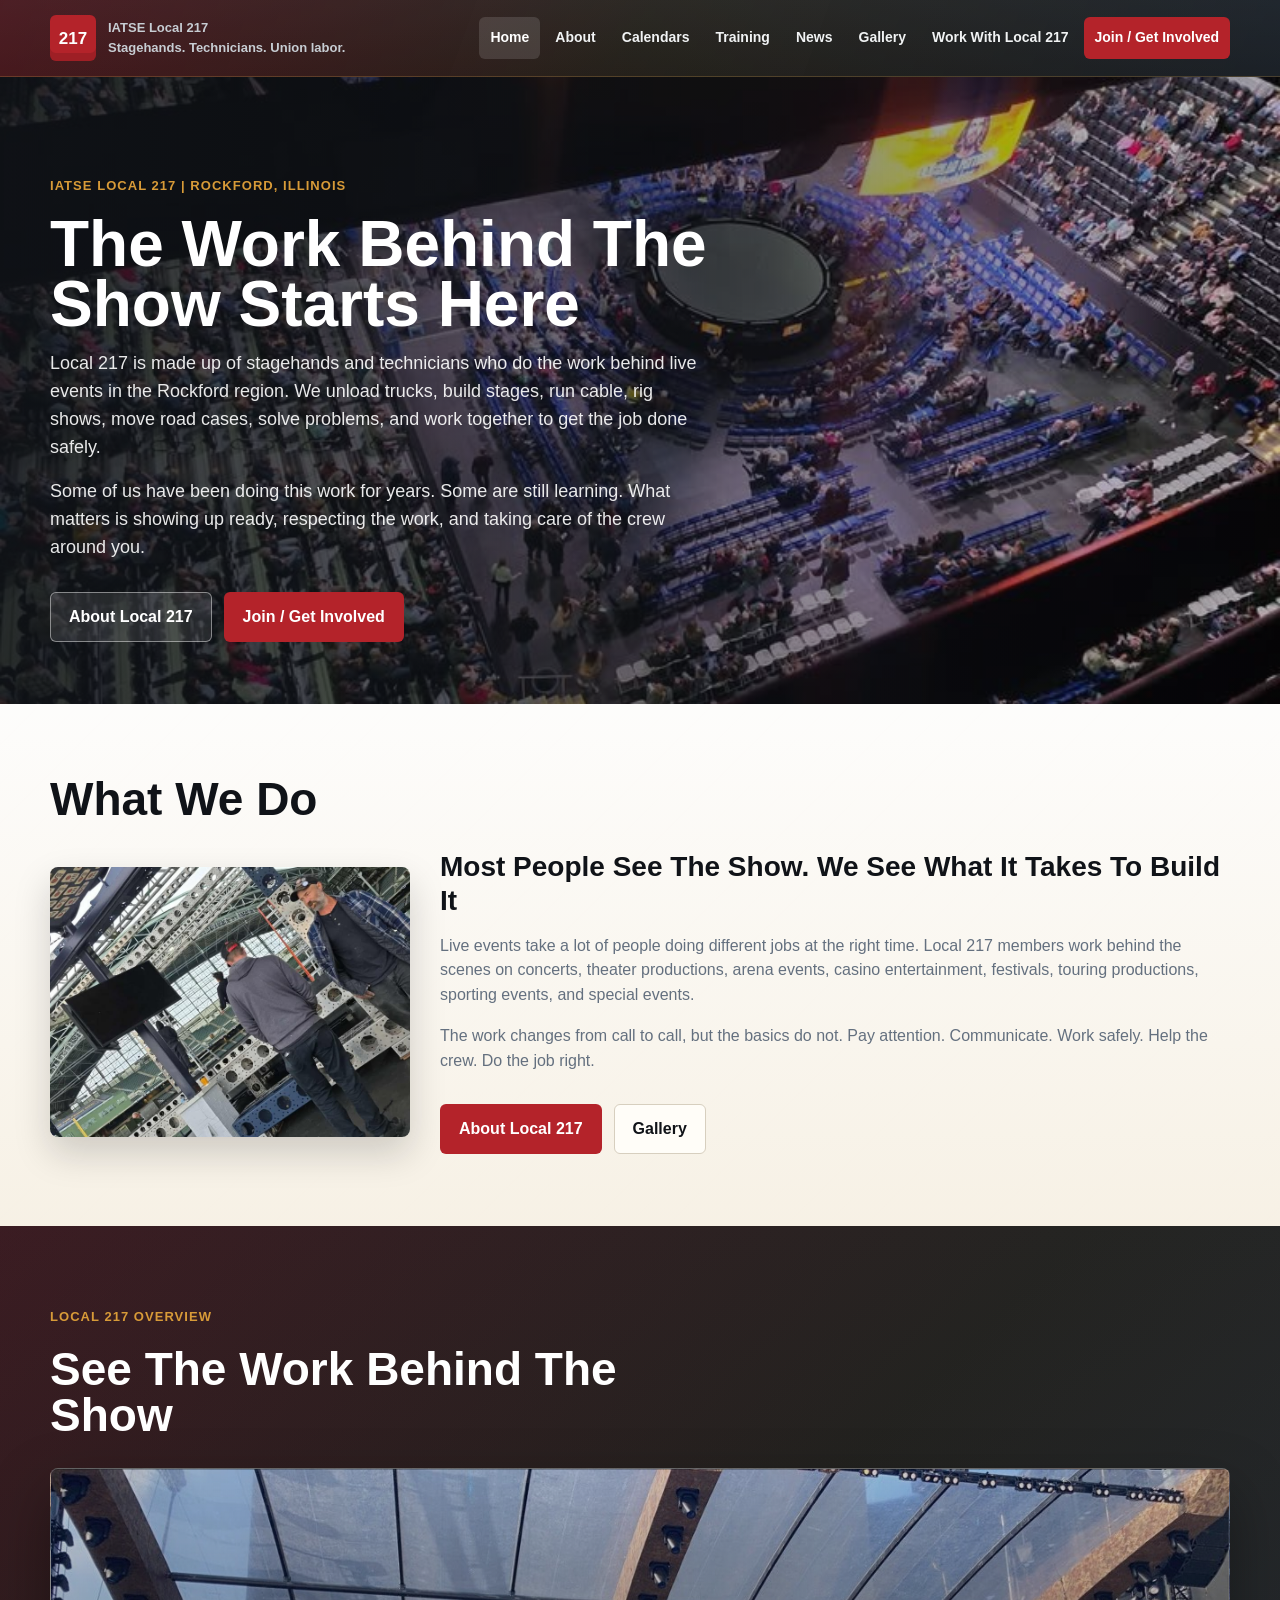
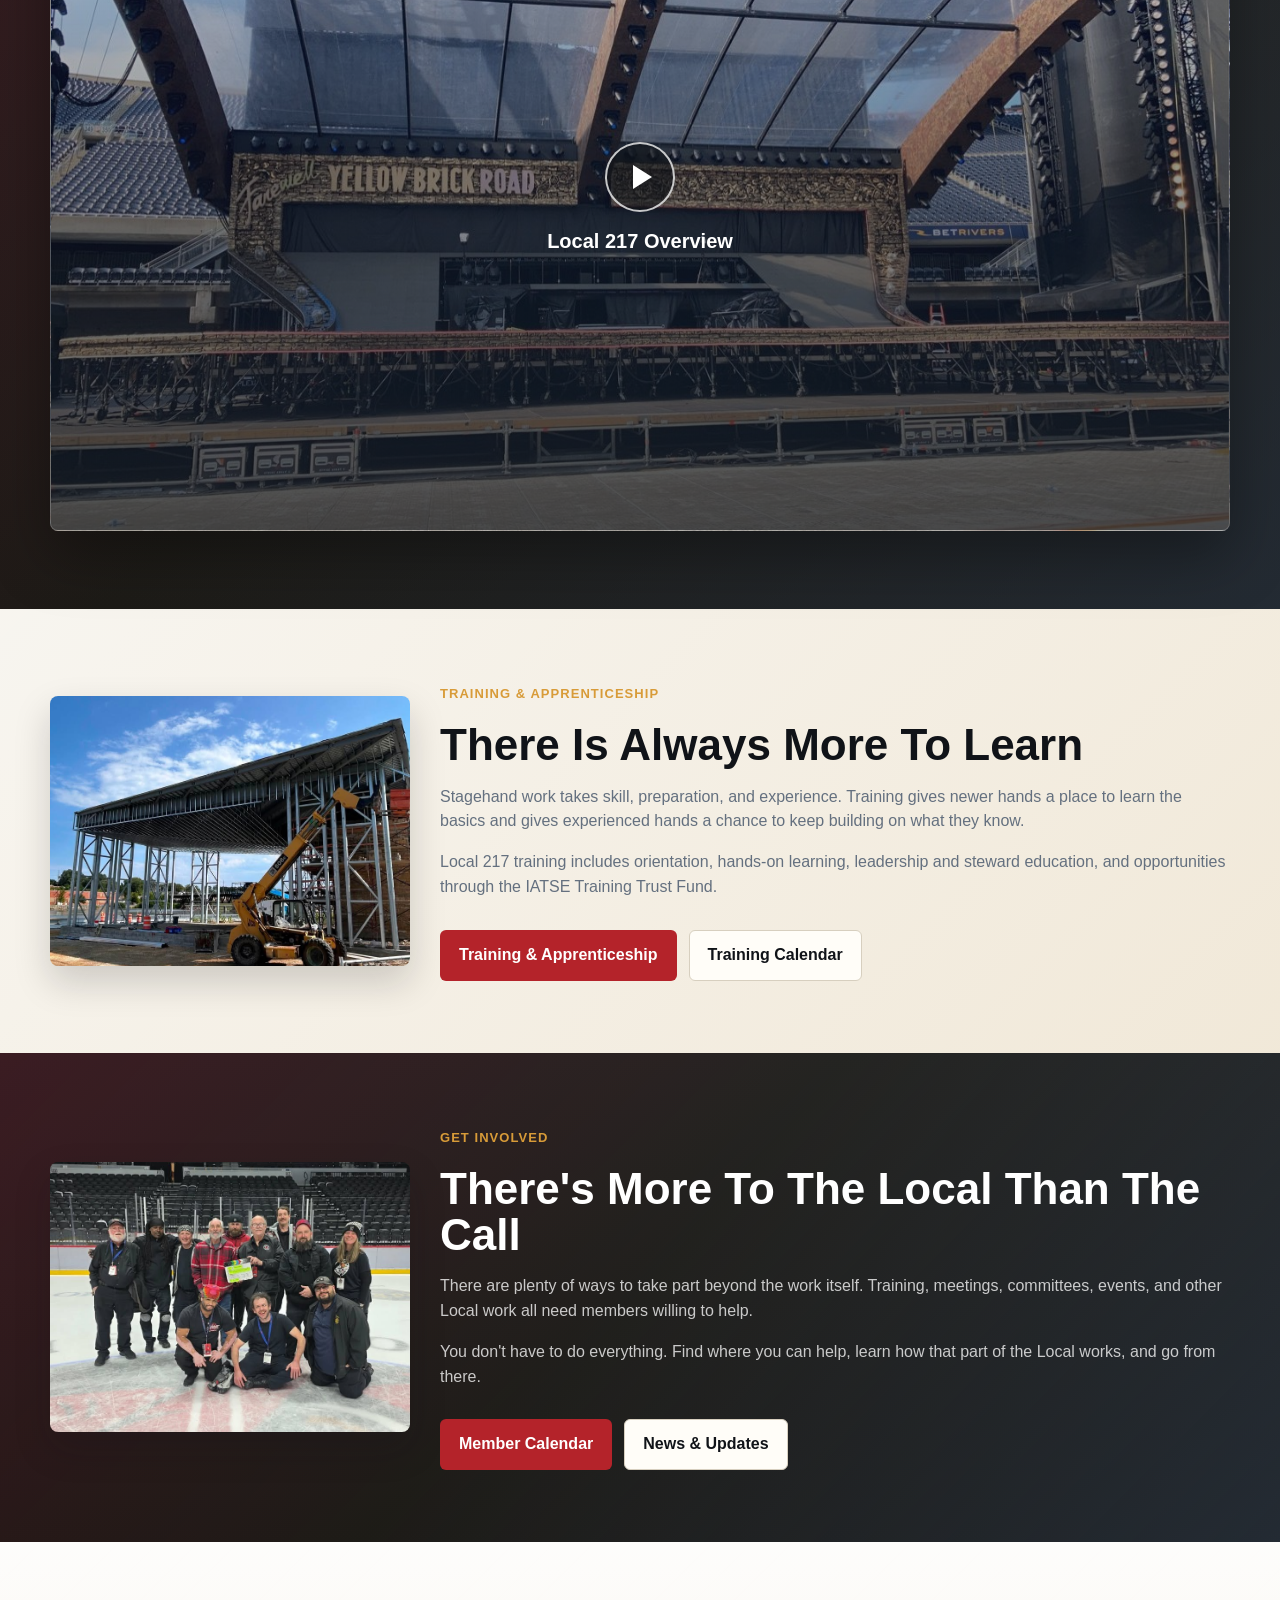
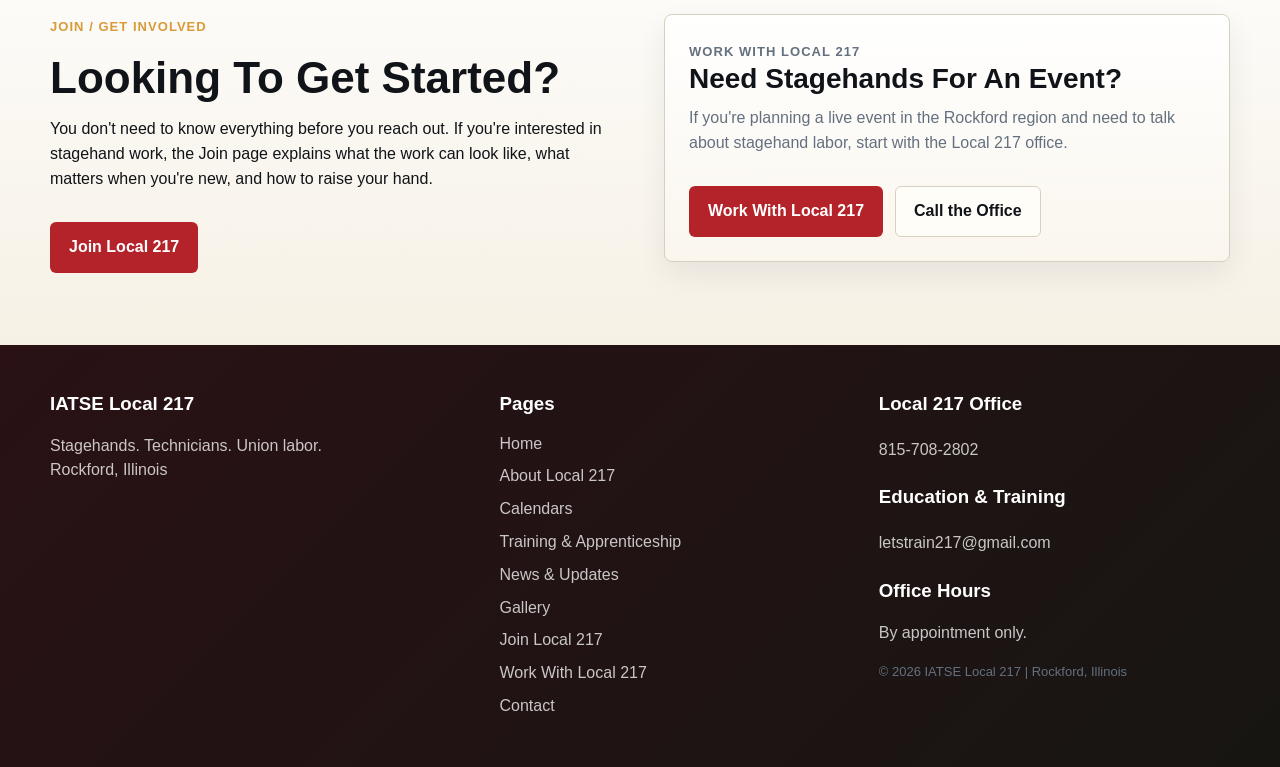
<file: index.html>
<!doctype html>
<html lang="en">
<head>
  <meta charset="utf-8">
  <meta name="viewport" content="width=device-width, initial-scale=1">
  <title>IATSE Local 217 | Rockford Stagehands & Entertainment Workers</title>
  <meta name="description" content="A modern public website for IATSE Local 217 with calendars, training, news, gallery, and joining information.">
  <meta property="og:type" content="website">
  <meta property="og:site_name" content="IATSE Local 217">
  <meta property="og:title" content="IATSE Local 217">
  <meta property="og:description" content="Stagehands and entertainment workers helping make live events happen across the Rockford region.">
  <meta property="og:image" content="/assets/photos/local217-social-cover.png">
  <meta property="og:image:type" content="image/png">
  <meta property="og:image:width" content="1731">
  <meta property="og:image:height" content="909">
  <meta property="og:image:alt" content="Concert crowd and stage production with Local 217 centered over the scene">
  <meta name="twitter:card" content="summary_large_image">
  <meta name="twitter:title" content="IATSE Local 217">
  <meta name="twitter:description" content="Stagehands and entertainment workers helping make live events happen across the Rockford region.">
  <meta name="twitter:image" content="/assets/photos/local217-social-cover.png">
  <link rel="image_src" href="/assets/photos/local217-social-cover.png">
  <link rel="stylesheet" href="assets/styles.css">
</head>
<body>
  <header class="site-header" data-header></header>

  <main>
    <section class="hero">
      <div class="hero-inner">
        <p class="eyebrow">IATSE Local 217 | Rockford, Illinois</p>
        <h1>The Work Behind The Show Starts Here</h1>
        <p>Local 217 is made up of stagehands and technicians who do the work behind live events in the Rockford region. We unload trucks, build stages, run cable, rig shows, move road cases, solve problems, and work together to get the job done safely.</p>
        <p>Some of us have been doing this work for years. Some are still learning. What matters is showing up ready, respecting the work, and taking care of the crew around you.</p>
        <div class="hero-actions">
          <a class="button secondary" href="about.html">About Local 217</a>
          <a class="button" href="join.html">Join / Get Involved</a>
        </div>
      </div>
    </section>

    <section class="band white">
      <div class="container section-head">
        <h2>What We Do</h2>
      </div>
      <div class="container feature-card">
        <img class="feature-image" src="assets/photos/local217/production-controls.jpg" alt="Two people beside racks of production equipment">
        <div>
            <h3 class="what-we-do-lead">Most People See The Show. We See What It Takes To Build It</h3>
          <p>Live events take a lot of people doing different jobs at the right time. Local 217 members work behind the scenes on concerts, theater productions, arena events, casino entertainment, festivals, touring productions, sporting events, and special events.</p>
          <p>The work changes from call to call, but the basics do not. Pay attention. Communicate. Work safely. Help the crew. Do the job right.</p>
          <div class="button-row">
            <a class="button" href="about.html">About Local 217</a>
            <a class="button light" href="gallery.html">Gallery</a>
          </div>
        </div>
      </div>
    </section>

    <section class="band dark video-band">
      <div class="container video-intro">
        <div>
          <p class="eyebrow">Local 217 Overview</p>
          <h2>See The Work Behind The Show</h2>
        </div>
      </div>
      <div class="container">
        <!-- Replace this poster with the approved YouTube or Vimeo embed when the video is ready. -->
        <div class="video-poster" role="img" aria-label="Stage and audience image reserved for the Local 217 overview video">
          <div class="video-poster-content">
            <span class="play-mark" aria-hidden="true"></span>
            <strong>Local 217 Overview</strong>
          </div>
        </div>
      </div>
    </section>

    <section class="band">
      <div class="container feature-card">
        <img class="feature-image" src="assets/photos/local217/outdoor-build.jpg" alt="Outdoor stage under construction with a lift alongside">
        <div>
          <p class="eyebrow">Training & Apprenticeship</p>
        <h2>There Is Always More To Learn</h2>
          <p>Stagehand work takes skill, preparation, and experience. Training gives newer hands a place to learn the basics and gives experienced hands a chance to keep building on what they know.</p>
          <p>Local 217 training includes orientation, hands-on learning, leadership and steward education, and opportunities through the IATSE Training Trust Fund.</p>
          <div class="button-row">
            <a class="button" href="training.html">Training & Apprenticeship</a>
            <a class="button light" href="calendars.html">Training Calendar</a>
          </div>
        </div>
      </div>
    </section>

    <section class="band dark">
      <div class="container feature-card">
        <img class="feature-image" src="assets/photos/local217/arena-crew.jpg" alt="Crew group standing together inside an arena">
        <div>
          <p class="eyebrow">Get Involved</p>
        <h2>There's More To The Local Than The Call</h2>
          <p>There are plenty of ways to take part beyond the work itself. Training, meetings, committees, events, and other Local work all need members willing to help.</p>
          <p>You don't have to do everything. Find where you can help, learn how that part of the Local works, and go from there.</p>
          <div class="button-row">
            <a class="button" href="calendars.html">Member Calendar</a>
            <a class="button light" href="news.html">News & Updates</a>
          </div>
        </div>
      </div>
    </section>

    <section class="band white">
      <div class="container split">
        <div>
          <p class="eyebrow">Join / Get Involved</p>
          <h2 class="join-heading">Looking To Get Started?</h2>
          <p>You don't need to know everything before you reach out. If you're interested in stagehand work, the Join page explains what the work can look like, what matters when you're new, and how to raise your hand.</p>
          <div class="button-row">
            <a class="button" href="join.html">Join Local 217</a>
          </div>
        </div>
        <div class="card">
          <p class="eyebrow">Work With Local 217</p>
        <h2>Need Stagehands For An Event?</h2>
          <p>If you're planning a live event in the Rockford region and need to talk about stagehand labor, start with the Local 217 office.</p>
          <div class="button-row">
            <a class="button" href="contact.html">Work With Local 217</a>
            <a class="button light" href="tel:8157082802">Call the Office</a>
          </div>
        </div>
      </div>
    </section>
  </main>

  <footer class="site-footer" data-footer></footer>
  <script src="assets/site.js"></script>
</body>
</html>
</file>
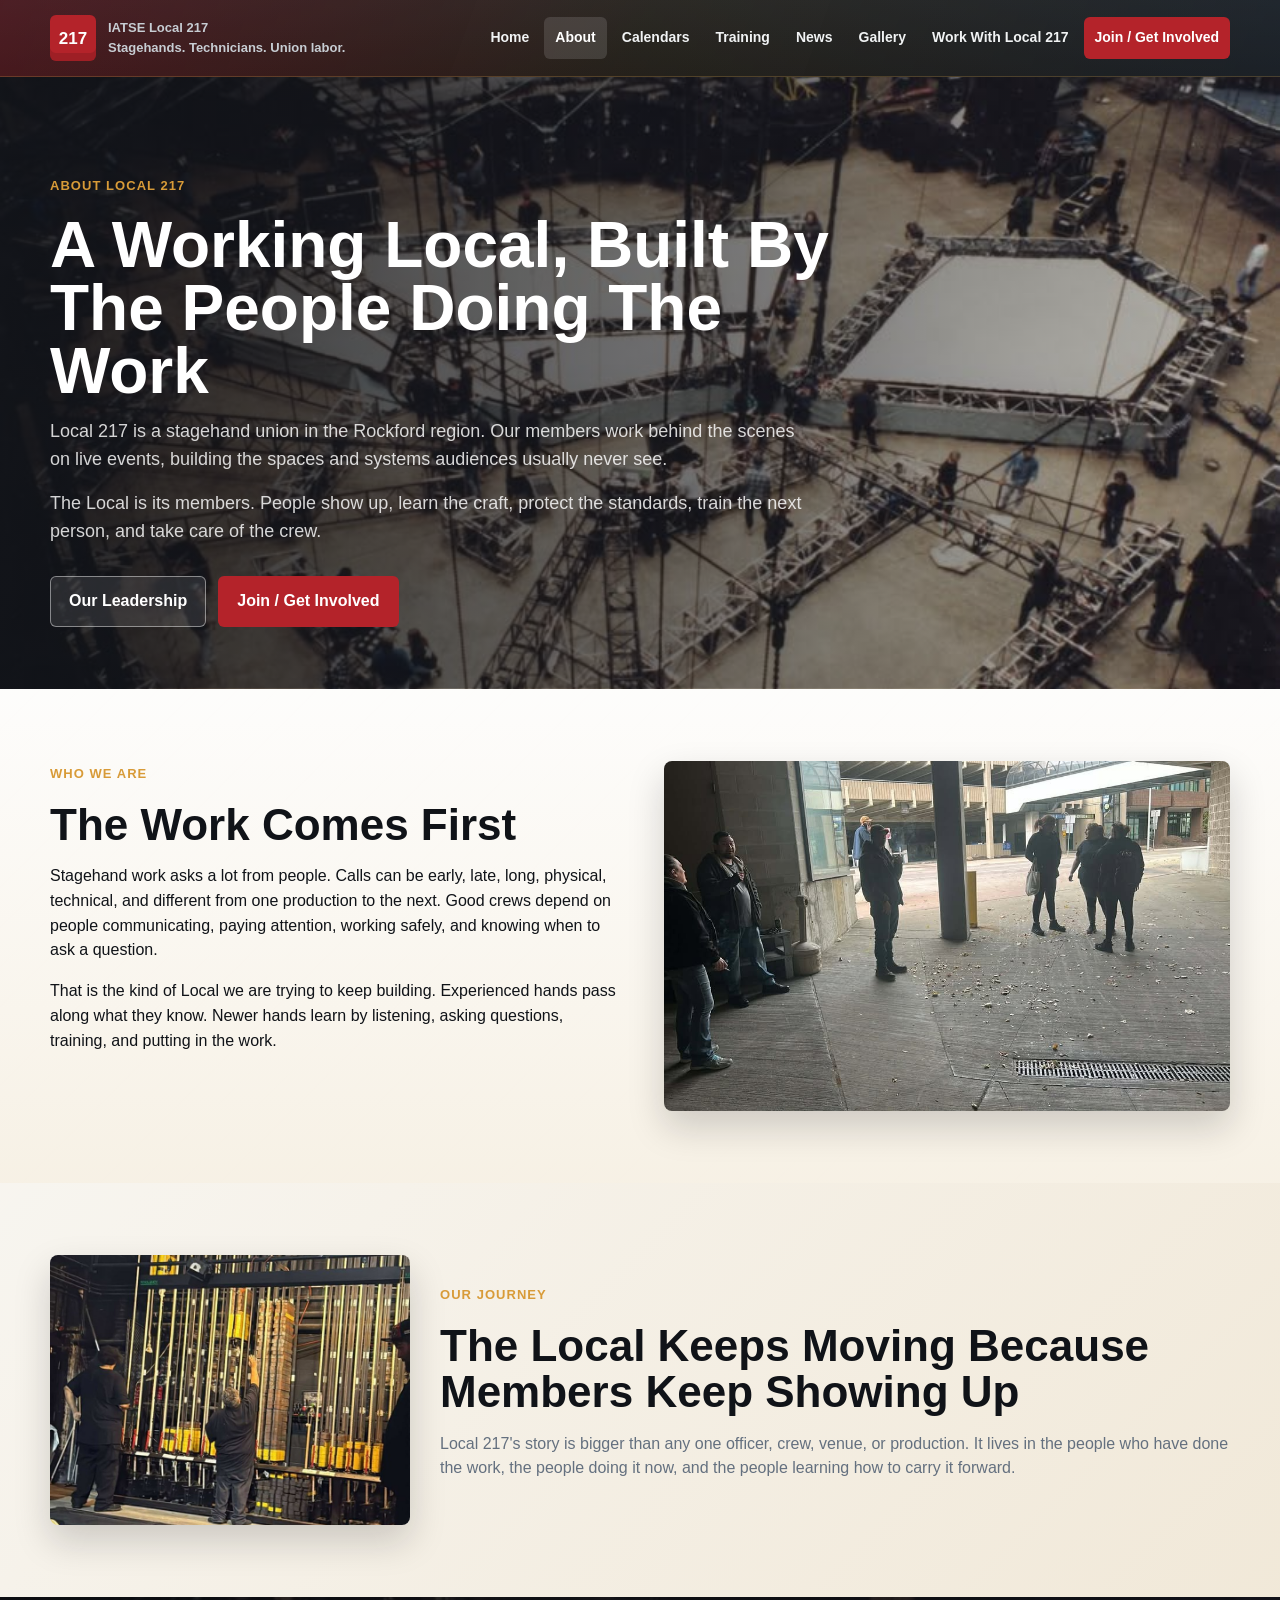
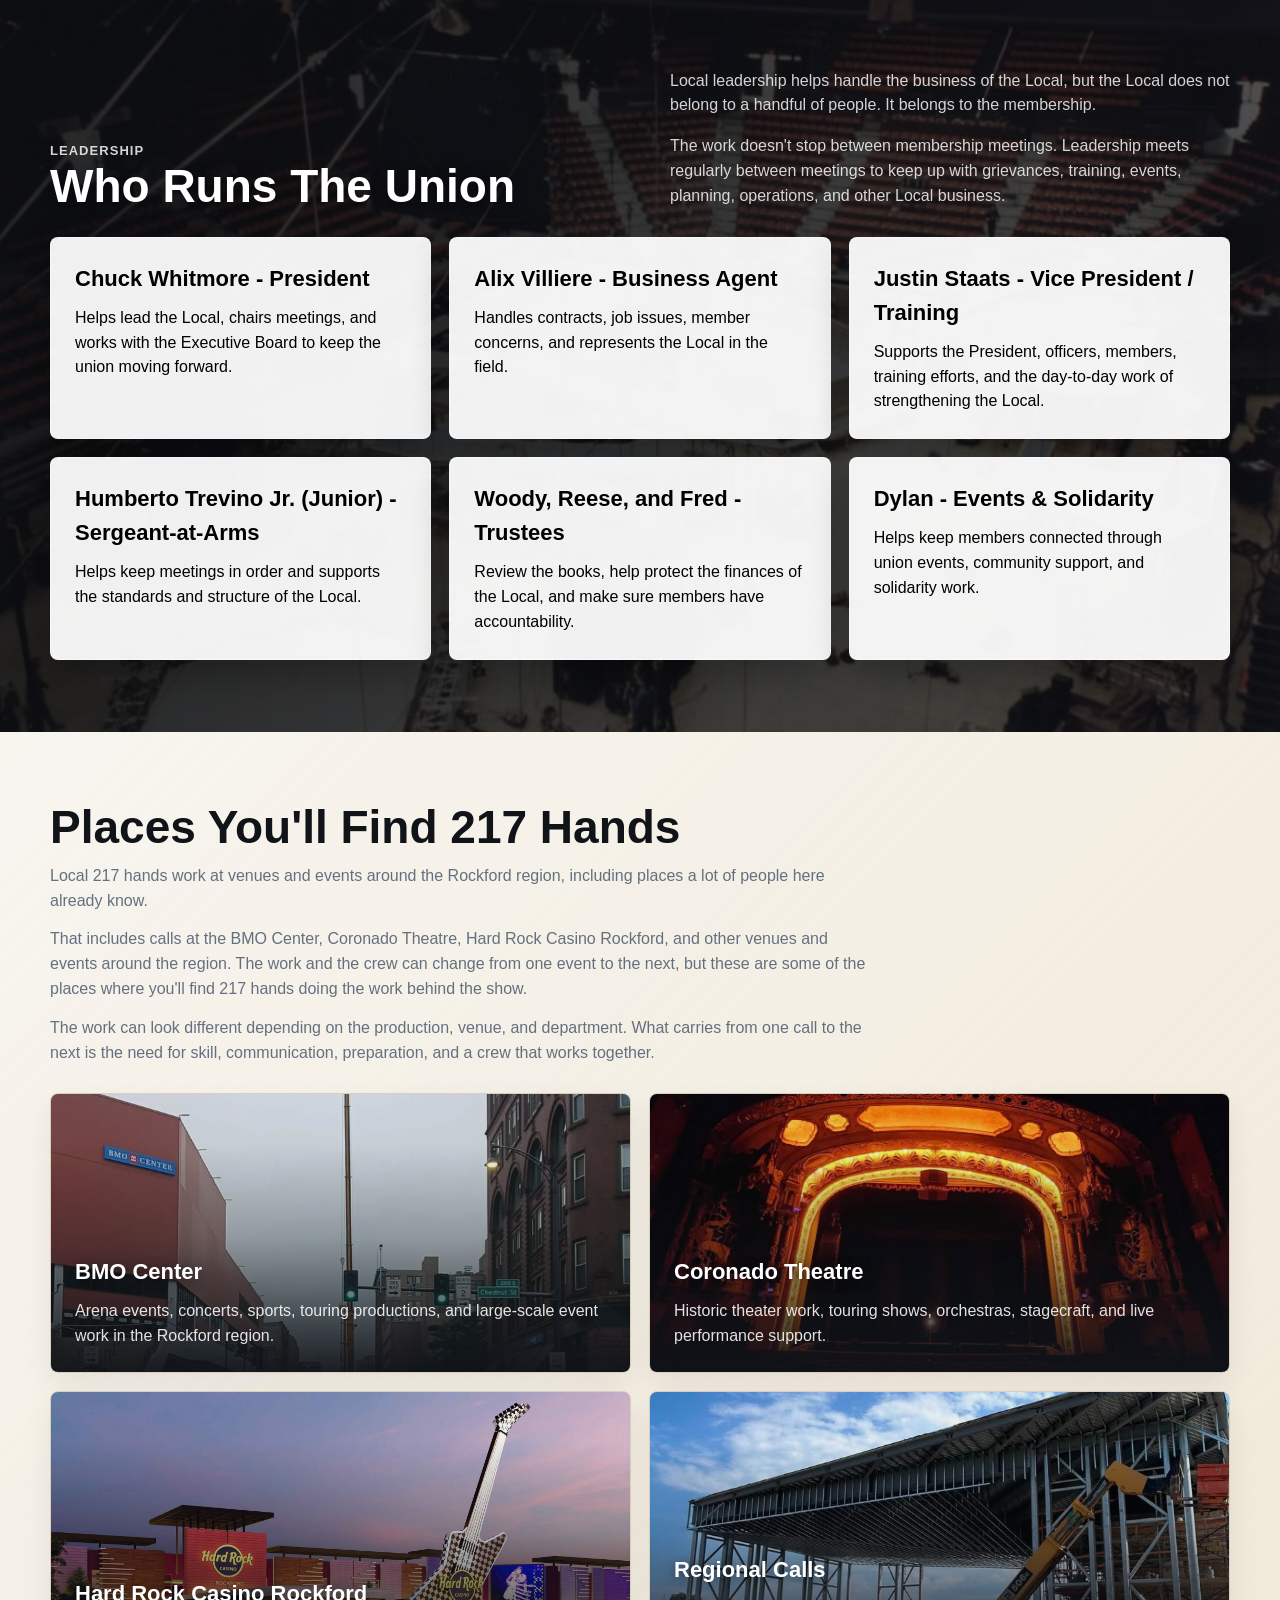
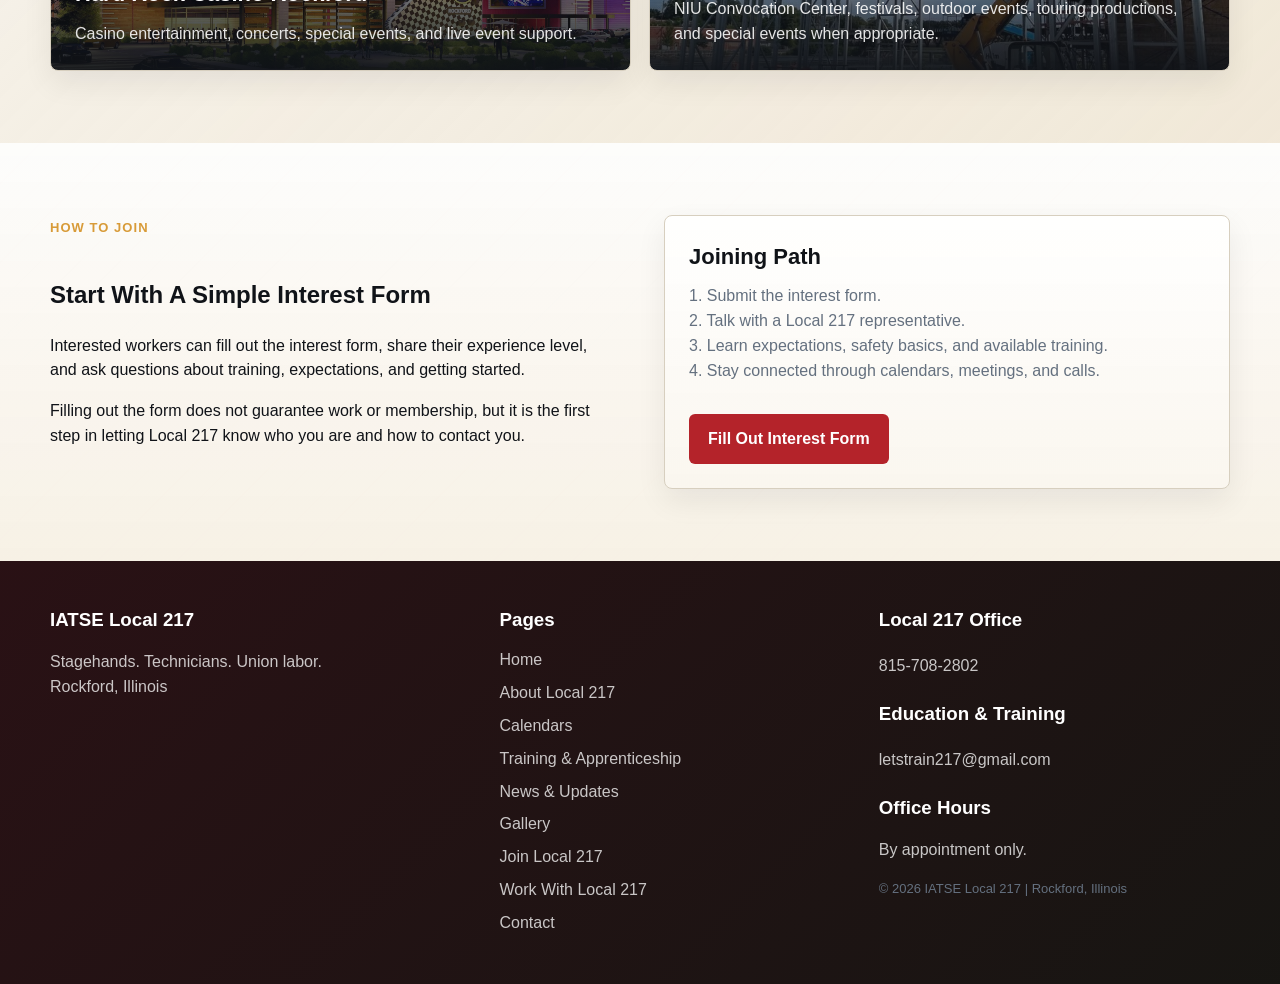
<file: about.html>
<!doctype html>
<html lang="en">
<head>
  <meta charset="utf-8">
  <meta name="viewport" content="width=device-width, initial-scale=1">
  <title>About Local 217 | IATSE Local 217</title>
  <link rel="stylesheet" href="assets/styles.css">
</head>
<body>
  <header class="site-header" data-header></header>
  <main>
    <section class="page-hero" style="--page-hero-image: url('photos/local217/arena-rigging.jpg')">
      <div class="container">
        <p class="eyebrow">About Local 217</p>
        <h1>A Working Local, Built By The People Doing The Work</h1>
        <p>Local 217 is a stagehand union in the Rockford region. Our members work behind the scenes on live events, building the spaces and systems audiences usually never see.</p>
        <p>The Local is its members. People show up, learn the craft, protect the standards, train the next person, and take care of the crew.</p>
        <div class="hero-actions">
          <a class="button secondary" href="#leadership">Our Leadership</a>
          <a class="button" href="join.html">Join / Get Involved</a>
        </div>
      </div>
    </section>

    <section class="band white">
      <div class="container split">
        <div>
          <p class="eyebrow">Who We Are</p>
            <h2 class="about-intro-heading">The Work Comes First</h2>
          <p>Stagehand work asks a lot from people. Calls can be early, late, long, physical, technical, and different from one production to the next. Good crews depend on people communicating, paying attention, working safely, and knowing when to ask a question.</p>
          <p>That is the kind of Local we are trying to keep building. Experienced hands pass along what they know. Newer hands learn by listening, asking questions, training, and putting in the work.</p>
        </div>
        <img class="feature-image about-intro-image" src="assets/photos/local217/covered-work-area.jpg" alt="Crew gathered beside a covered loading area">
      </div>
    </section>

    <section class="band">
      <div class="container feature-card">
        <img class="feature-image" src="assets/photos/local217/stage-systems.jpg" alt="Backstage rigging lines and stage systems">
        <div>
          <p class="eyebrow">Our Journey</p>
        <h2>The Local Keeps Moving Because Members Keep Showing Up</h2>
          <p>Local 217's story is bigger than any one officer, crew, venue, or production. It lives in the people who have done the work, the people doing it now, and the people learning how to carry it forward.</p>
        </div>
      </div>
    </section>

    <section class="band leadership-band" id="leadership">
      <div class="container section-head">
        <div>
          <p class="eyebrow">Leadership</p>
          <h2>Who Runs The Union</h2>
        </div>
        <div>
          <p>Local leadership helps handle the business of the Local, but the Local does not belong to a handful of people. It belongs to the membership.</p>
          <p>The work doesn't stop between membership meetings. Leadership meets regularly between meetings to keep up with grievances, training, events, planning, operations, and other Local business.</p>
        </div>
      </div>
      <div class="container grid" data-leadership></div>
    </section>

    <section class="band">
      <div class="container section-head work-locations-head">
        <h2>Places You'll Find 217 Hands</h2>
        <p>Local 217 hands work at venues and events around the Rockford region, including places a lot of people here already know.</p>
        <p>That includes calls at the BMO Center, Coronado Theatre, Hard Rock Casino Rockford, and other venues and events around the region. The work and the crew can change from one event to the next, but these are some of the places where you'll find 217 hands doing the work behind the show.</p>
        <p>The work can look different depending on the production, venue, and department. What carries from one call to the next is the need for skill, communication, preparation, and a crew that works together.</p>
      </div>
      <div class="container grid two" data-venues></div>
    </section>

    <section class="band white">
      <div class="container split">
        <div>
          <p class="eyebrow">How to join</p>
        <h2>Start With A Simple Interest Form</h2>
          <p>Interested workers can fill out the interest form, share their experience level, and ask questions about training, expectations, and getting started.</p>
          <p>Filling out the form does not guarantee work or membership, but it is the first step in letting Local 217 know who you are and how to contact you.</p>
        </div>
        <div class="card">
          <h3>Joining Path</h3>
          <p>1. Submit the interest form.<br>2. Talk with a Local 217 representative.<br>3. Learn expectations, safety basics, and available training.<br>4. Stay connected through calendars, meetings, and calls.</p>
          <div class="button-row">
            <a class="button" href="join.html">Fill Out Interest Form</a>
          </div>
        </div>
      </div>
    </section>
  </main>
  <footer class="site-footer" data-footer></footer>
  <script src="leadership-section.js"></script>
  <script src="assets/site.js"></script>
</body>
</html>
</file>
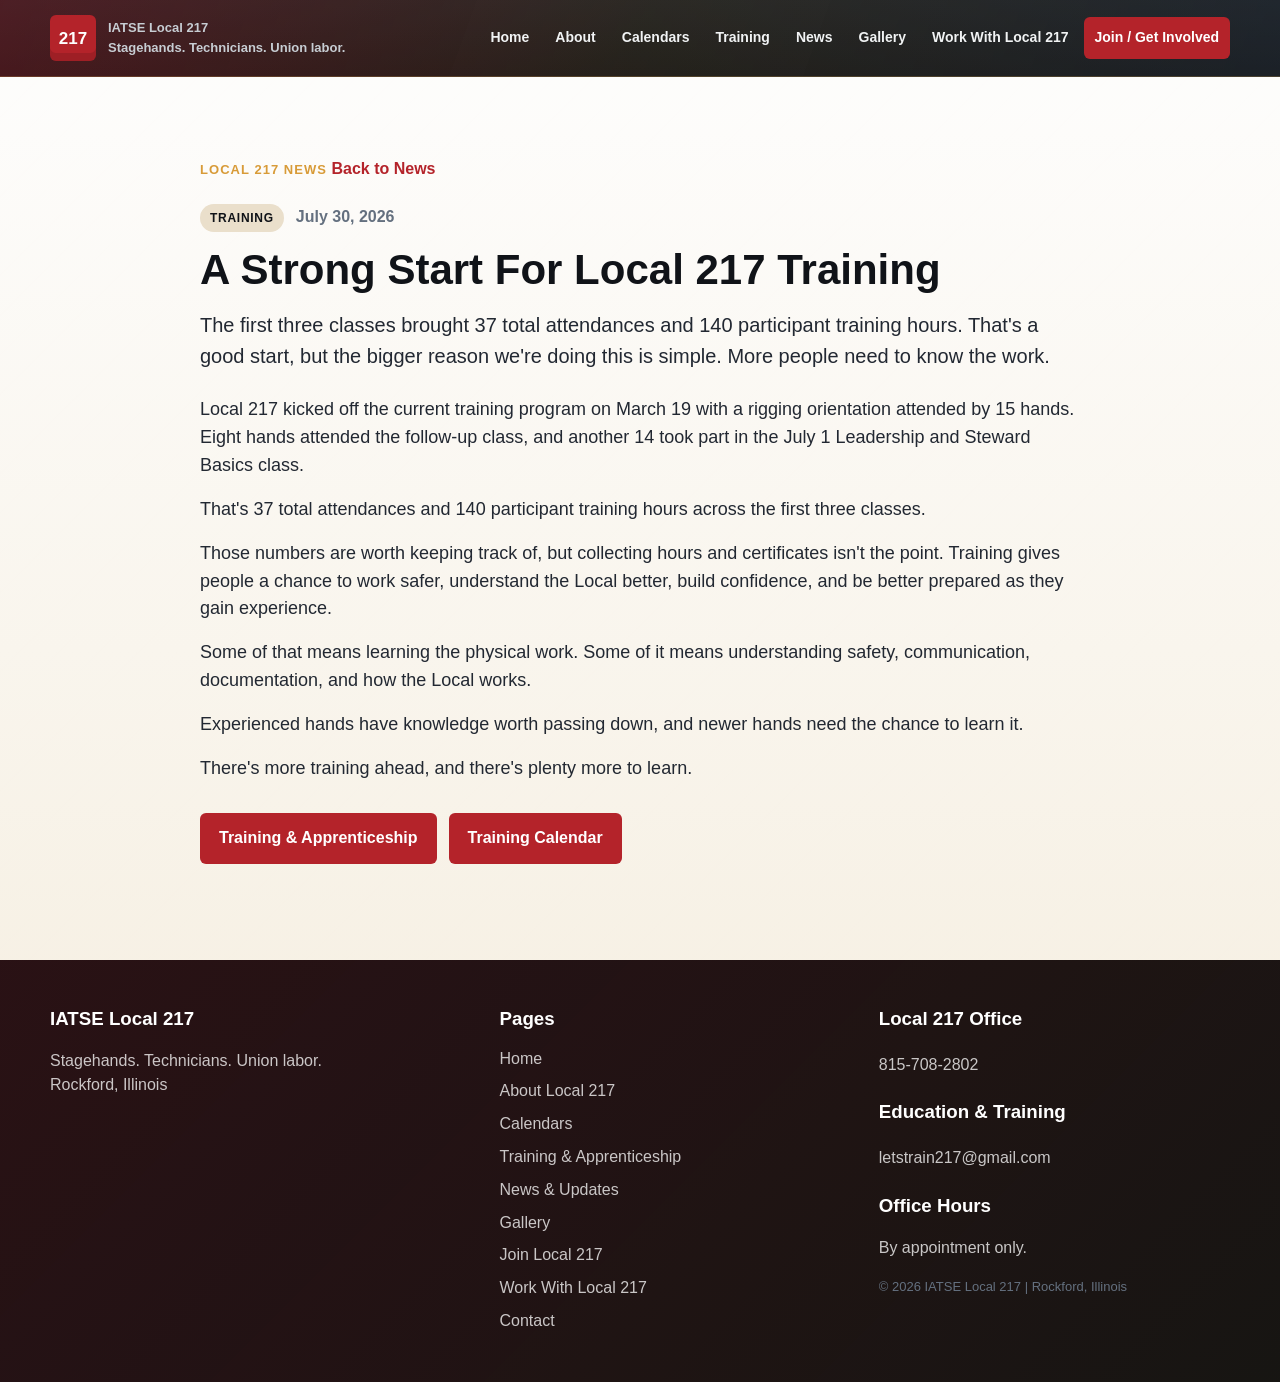
<file: article.html>
<!doctype html>
<html lang="en">
<head>
  <meta charset="utf-8">
  <meta name="viewport" content="width=device-width, initial-scale=1">
  <title>News Article | IATSE Local 217</title>
  <link rel="stylesheet" href="assets/styles.css">
</head>
<body>
  <header class="site-header" data-header></header>
  <main>
    <section class="band white article-page">
      <div class="container article-wrap" data-article></div>
    </section>
  </main>
  <footer class="site-footer" data-footer></footer>
  <script src="assets/site.js"></script>
</body>
</html>
</file>
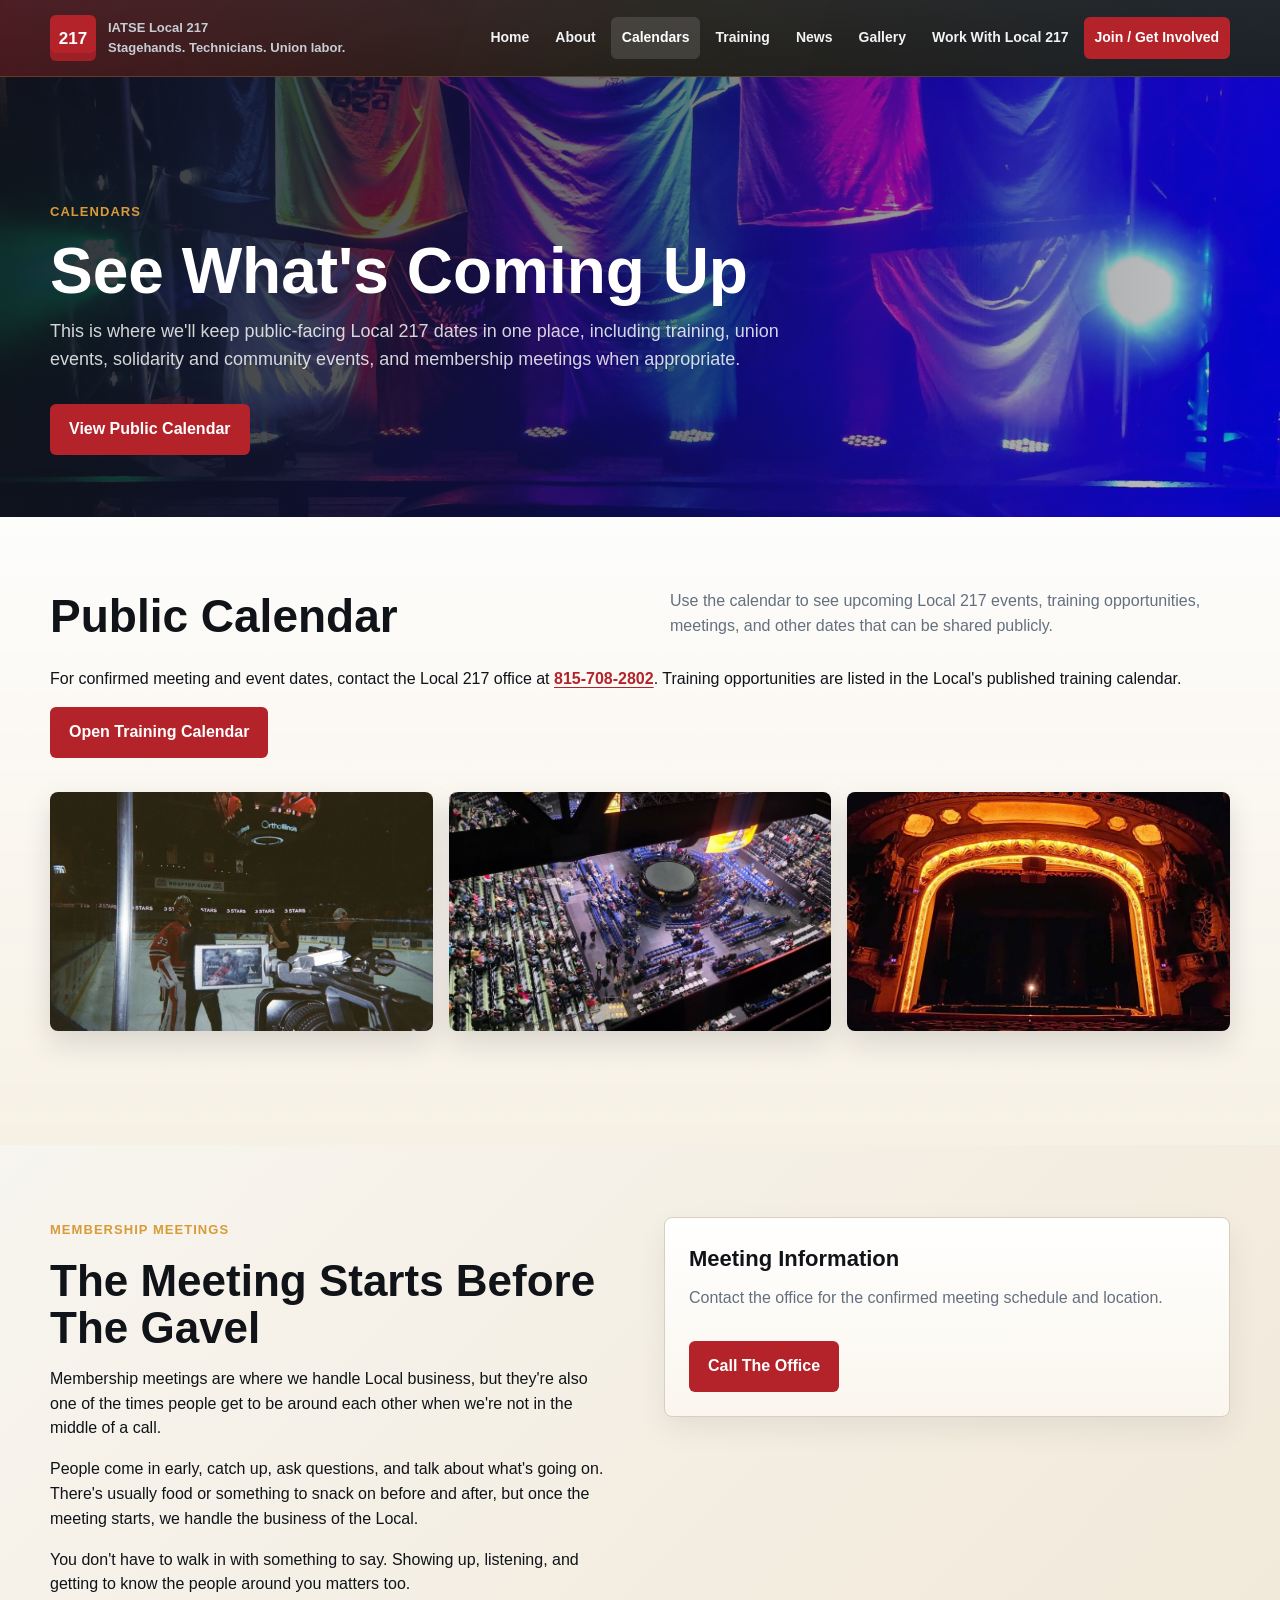
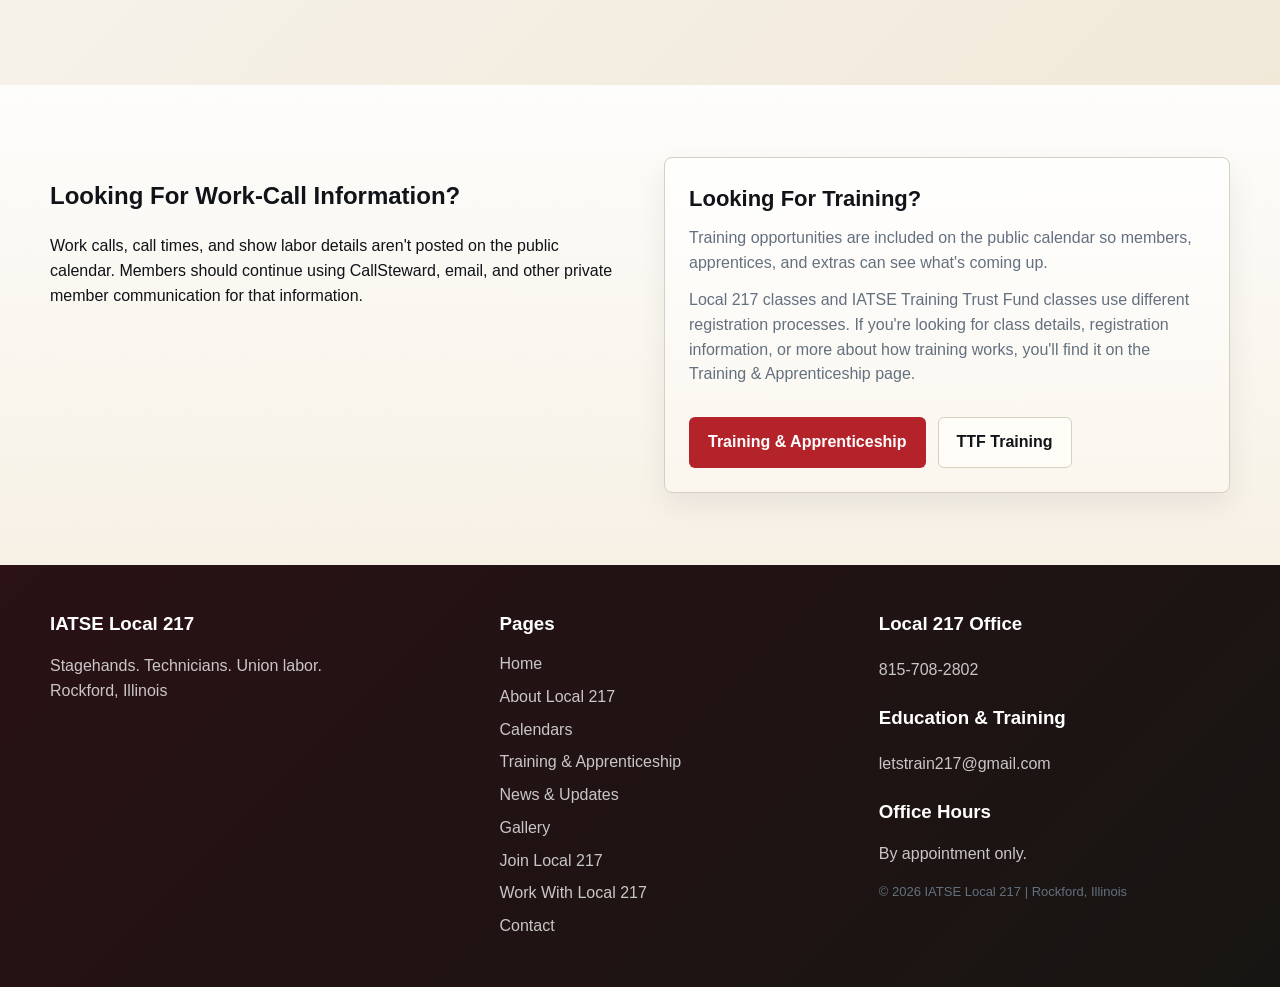
<file: calendars.html>
<!doctype html>
<html lang="en">
<head>
  <meta charset="utf-8">
  <meta name="viewport" content="width=device-width, initial-scale=1">
  <title>Calendars | IATSE Local 217</title>
  <link rel="stylesheet" href="assets/styles.css">
</head>
<body>
  <header class="site-header" data-header></header>
  <main>
    <section class="page-hero" style="--page-hero-image: url('photos/local217/stage-performance.jpg')">
      <div class="container">
        <p class="eyebrow">Calendars</p>
        <h1>See What's Coming Up</h1>
        <p>This is where we'll keep public-facing Local 217 dates in one place, including training, union events, solidarity and community events, and membership meetings when appropriate.</p>
        <div class="hero-actions">
          <a class="button" href="#public-calendar">View Public Calendar</a>
        </div>
      </div>
    </section>

    <section class="band white" id="public-calendar">
      <div class="container section-head">
          <h2>Public Calendar</h2>
        <p>Use the calendar to see upcoming Local 217 events, training opportunities, meetings, and other dates that can be shared publicly.</p>
      </div>
      <div class="container"><p>For confirmed meeting and event dates, contact the Local 217 office at <a class="text-link" href="tel:8157082802">815-708-2802</a>. Training opportunities are listed in the Local's published training calendar.</p></div>
      <div class="container button-row">
        <a class="button" href="https://docs.google.com/spreadsheets/d/e/2PACX-1vSgWk1X333gDo2dvcBciMo3OTgMLM6fgJv1yi-7cMwJxrK_52cKK95eQAReoSsb4A/pubhtml" target="_blank" rel="noopener noreferrer">Open Training Calendar</a>
      </div>
      <div class="container photo-strip section-photos" aria-label="Live event production photography">
        <img src="assets/photos/local217/camera-position.jpg" alt="Camera position overlooking an arena event">
        <img src="assets/photos/local217/arena-show.jpg" alt="Audience and production equipment inside an arena">
        <img src="assets/photos/local217/theatre-interior.jpg" alt="Illuminated ornate proscenium inside a theater">
      </div>
    </section>

    <section class="band">
      <div class="container split">
        <div>
          <p class="eyebrow">Membership Meetings</p>
        <h2 class="meeting-heading">The Meeting Starts Before The Gavel</h2>
          <p>Membership meetings are where we handle Local business, but they're also one of the times people get to be around each other when we're not in the middle of a call.</p>
          <p>People come in early, catch up, ask questions, and talk about what's going on. There's usually food or something to snack on before and after, but once the meeting starts, we handle the business of the Local.</p>
          <p>You don't have to walk in with something to say. Showing up, listening, and getting to know the people around you matters too.</p>
        </div>
        <div class="card">
          <h3>Meeting Information</h3>
          <p>Contact the office for the confirmed meeting schedule and location.</p>
          <div class="button-row"><a class="button" href="tel:8157082802">Call The Office</a></div>
        </div>
      </div>
    </section>

    <section class="band white">
      <div class="container split">
        <div>
        <h2>Looking For Work-Call Information?</h2>
          <p>Work calls, call times, and show labor details aren't posted on the public calendar. Members should continue using CallSteward, email, and other private member communication for that information.</p>
        </div>
        <div class="card">
          <h3>Looking For Training?</h3>
          <p>Training opportunities are included on the public calendar so members, apprentices, and extras can see what's coming up.</p>
          <p>Local 217 classes and IATSE Training Trust Fund classes use different registration processes. If you're looking for class details, registration information, or more about how training works, you'll find it on the Training & Apprenticeship page.</p>
          <div class="button-row">
            <a class="button" href="training.html">Training & Apprenticeship</a>
            <a class="button light" href="https://www.iatsetrainingtrust.org/webinars">TTF Training</a>
          </div>
        </div>
      </div>
    </section>
  </main>
  <footer class="site-footer" data-footer></footer>
  <script src="assets/site.js"></script>
</body>
</html>
</file>
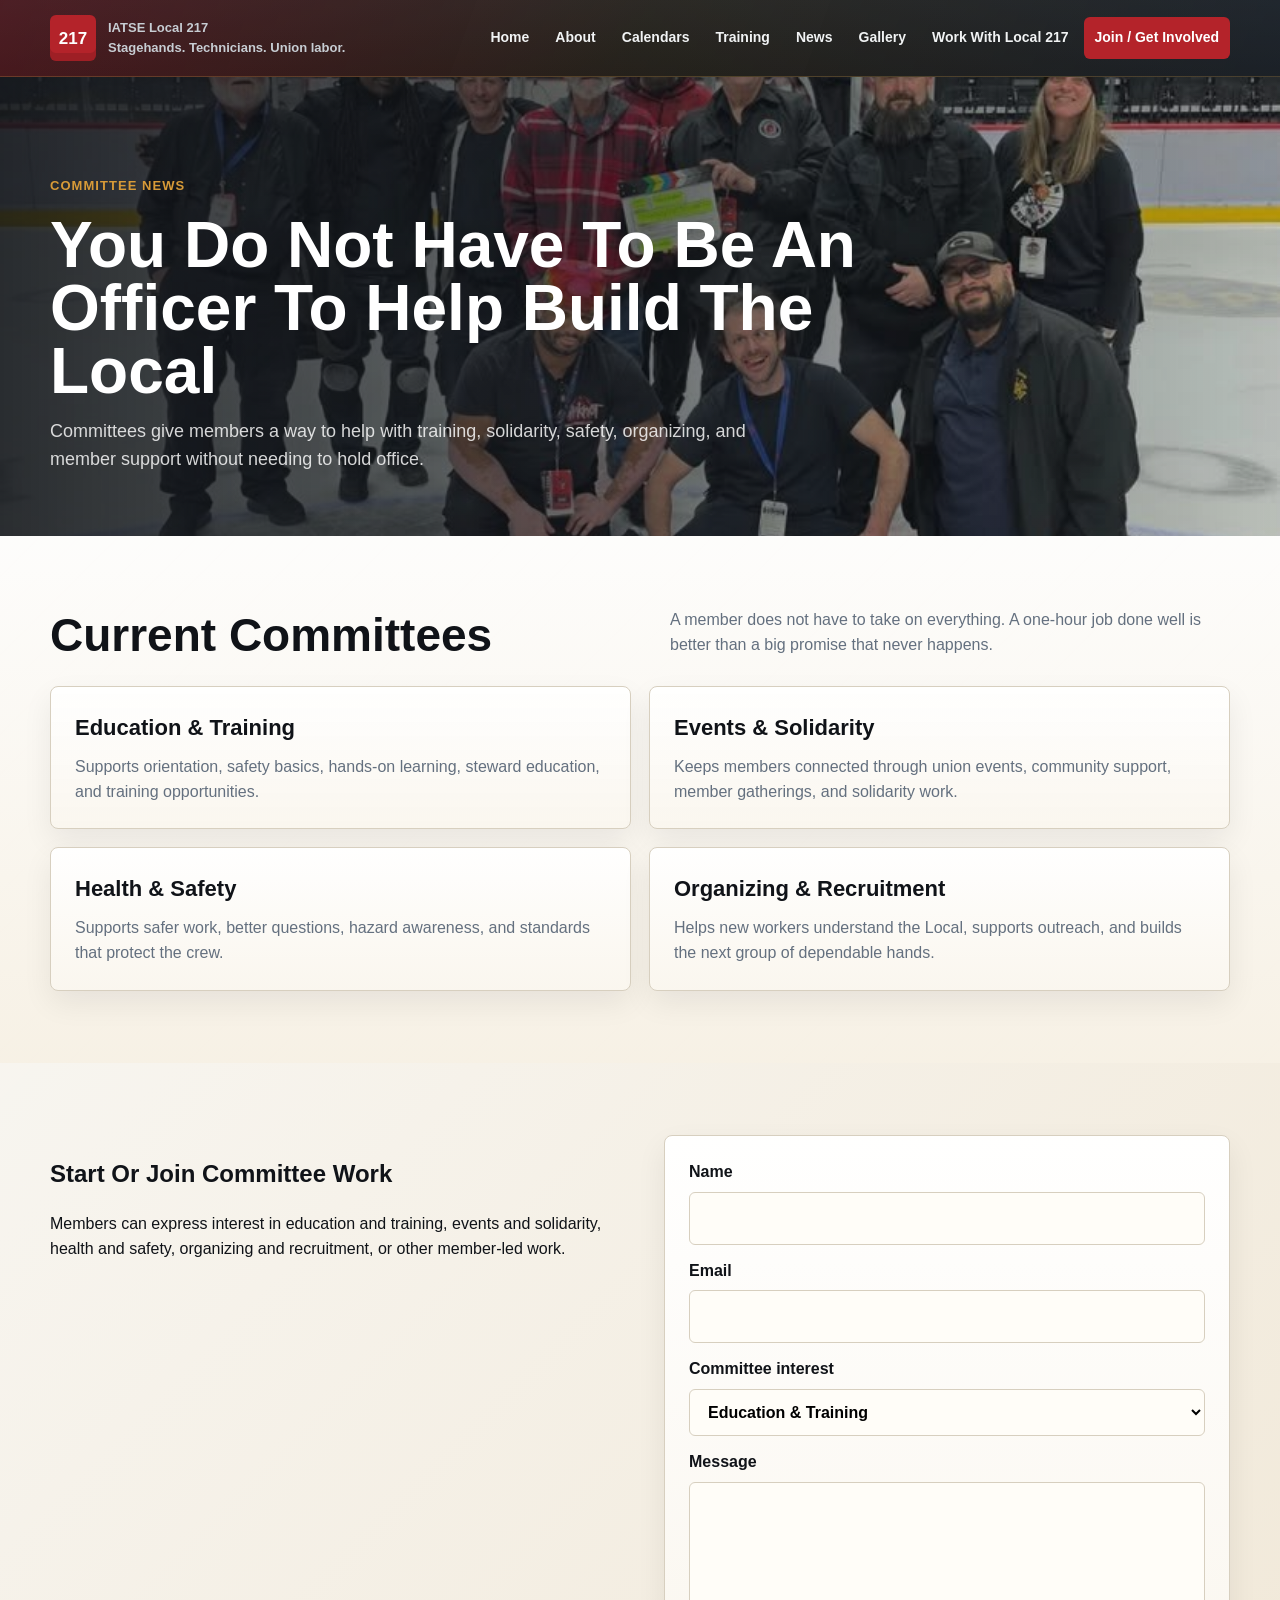
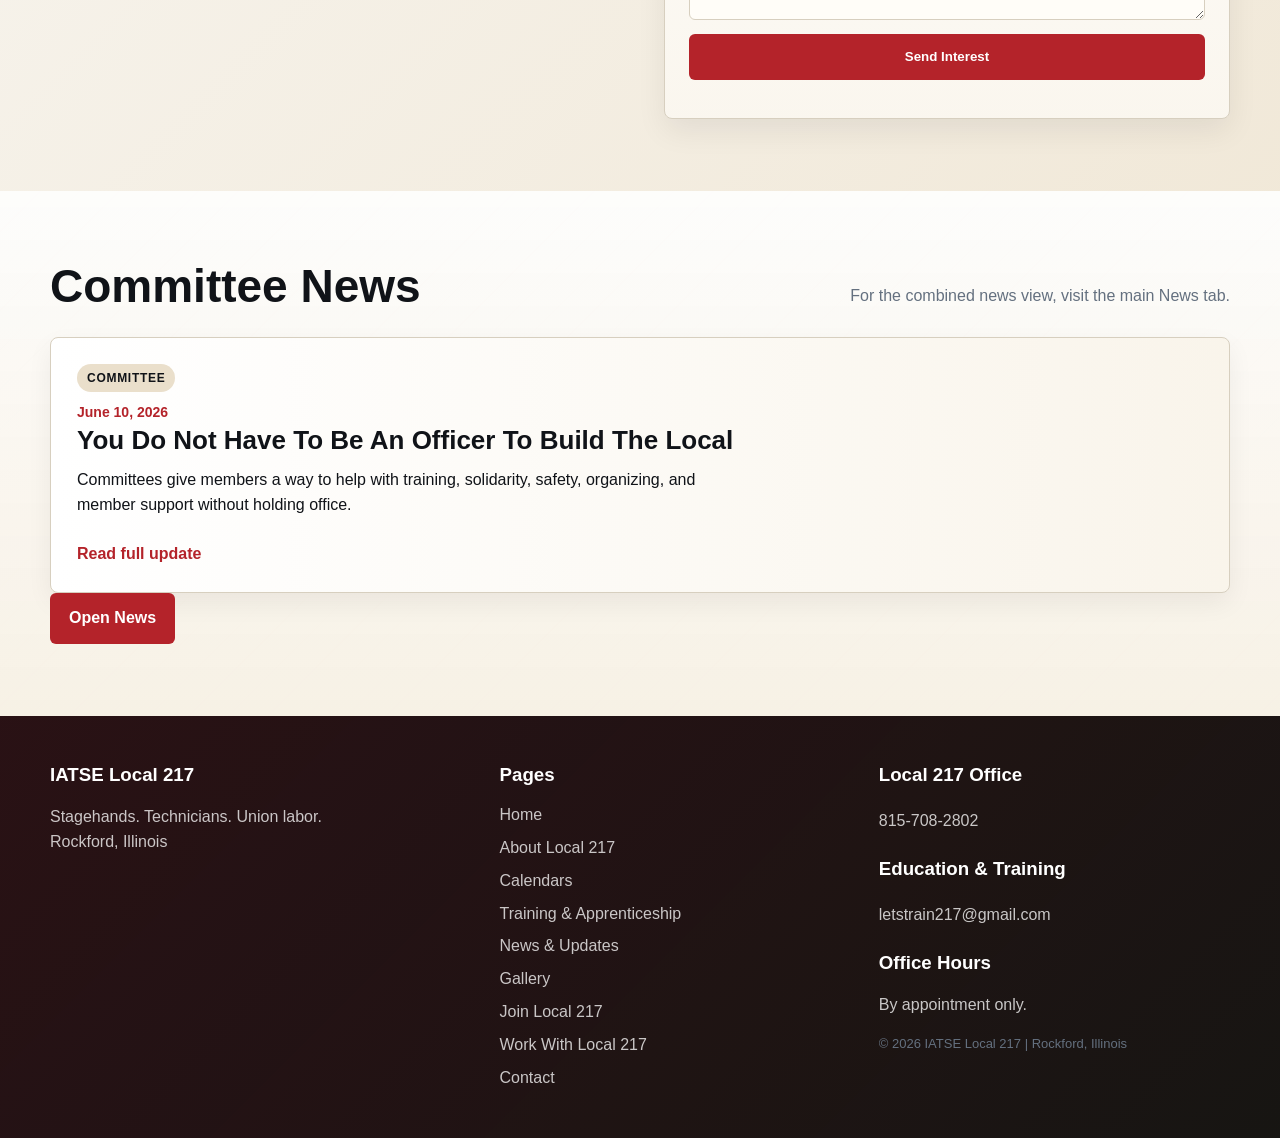
<file: committees.html>
<!doctype html>
<html lang="en">
<head>
  <meta charset="utf-8">
  <meta name="viewport" content="width=device-width, initial-scale=1">
  <title>Committee News | IATSE Local 217</title>
  <link rel="stylesheet" href="assets/styles.css">
</head>
<body>
  <header class="site-header" data-header></header>
  <main>
    <section class="page-hero" style="--page-hero-image: url('photos/local217/arena-crew.jpg')">
      <div class="container">
        <p class="eyebrow">Committee News</p>
        <h1>You Do Not Have To Be An Officer To Help Build The Local</h1>
        <p>Committees give members a way to help with training, solidarity, safety, organizing, and member support without needing to hold office.</p>
      </div>
    </section>

    <section class="band white">
      <div class="container section-head">
          <h2>Current Committees</h2>
        <p>A member does not have to take on everything. A one-hour job done well is better than a big promise that never happens.</p>
      </div>
      <div class="container grid two" data-committees></div>
    </section>

    <section class="band">
      <div class="container split">
        <div>
        <h2>Start Or Join Committee Work</h2>
          <p>Members can express interest in education and training, events and solidarity, health and safety, organizing and recruitment, or other member-led work.</p>
        </div>
        <form class="form card" data-static-form>
          <label>Name<input type="text" name="name" required></label>
          <label>Email<input type="email" name="email" required></label>
          <label>Committee interest<select name="interest"><option>Education & Training</option><option>Events & Solidarity</option><option>Health & Safety</option><option>Organizing & Recruitment</option><option>Other</option></select></label>
          <label>Message<textarea name="message"></textarea></label>
          <button class="button" type="submit">Send Interest</button>
          <p class="small" data-form-status></p>
        </form>
      </div>
    </section>

    <section class="band white">
      <div class="container section-head">
          <h2>Committee News</h2>
        <p>For the combined news view, visit the main News tab.</p>
      </div>
      <div class="container news-list" data-committee-news></div>
      <div class="container button-row">
        <a class="button" href="news.html">Open News</a>
      </div>
    </section>
  </main>
  <footer class="site-footer" data-footer></footer>
  <script src="assets/site.js"></script>
</body>
</html>
</file>
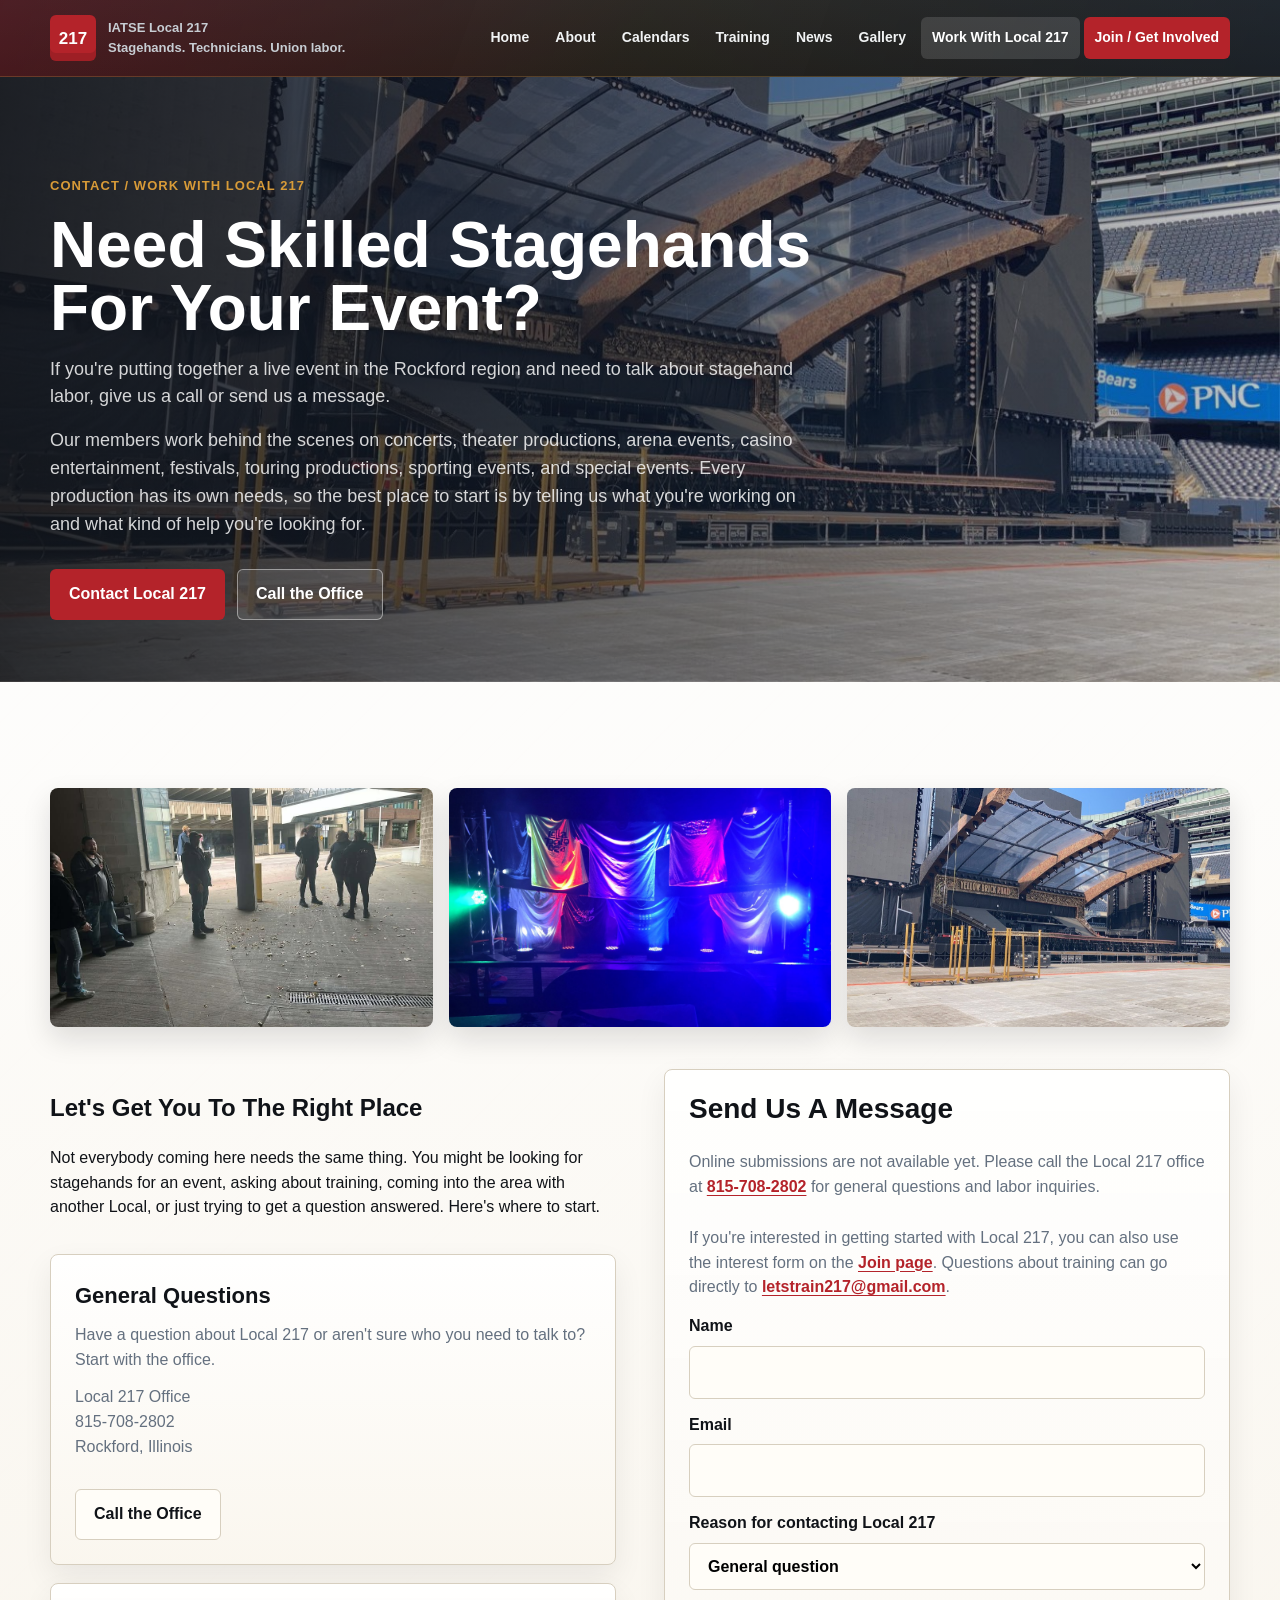
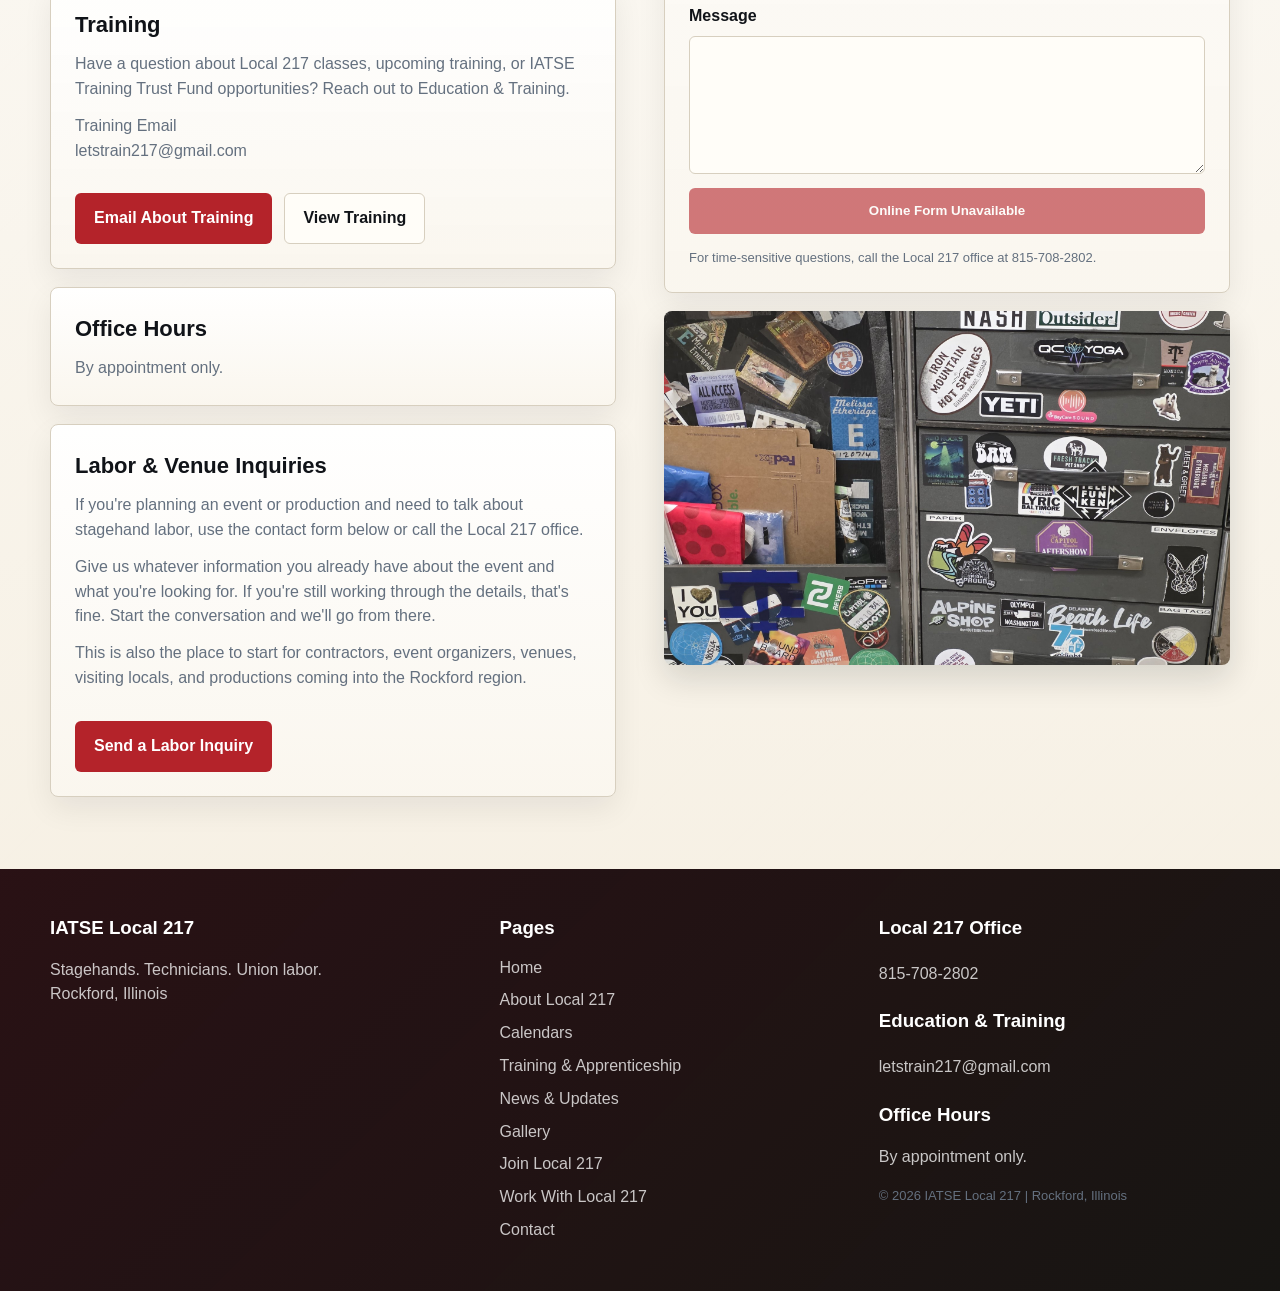
<file: contact.html>
<!doctype html>
<html lang="en">
<head>
  <meta charset="utf-8">
  <meta name="viewport" content="width=device-width, initial-scale=1">
  <title>Work With Local 217 | IATSE Local 217</title>
  <link rel="stylesheet" href="assets/styles.css">
</head>
<body>
  <header class="site-header" data-header></header>
  <main>
    <section class="page-hero" style="--page-hero-image: url('photos/local217/stage-setup.jpg')">
      <div class="container">
        <p class="eyebrow">Contact / Work With Local 217</p>
        <h1>Need Skilled Stagehands For Your Event?</h1>
        <p>If you're putting together a live event in the Rockford region and need to talk about stagehand labor, give us a call or send us a message.</p>
        <p>Our members work behind the scenes on concerts, theater productions, arena events, casino entertainment, festivals, touring productions, sporting events, and special events. Every production has its own needs, so the best place to start is by telling us what you're working on and what kind of help you're looking for.</p>
        <div class="hero-actions">
          <a class="button" href="#contact-form">Contact Local 217</a>
          <a class="button secondary" href="tel:8157082802">Call the Office</a>
        </div>
      </div>
    </section>

    <section class="band white">
      <div class="container photo-strip section-photos" aria-label="Live event labor photography">
        <img src="assets/photos/local217/covered-work-area.jpg" alt="Crew gathered beside a covered loading area">
        <img src="assets/photos/local217/stage-performance.jpg" alt="Stage illuminated with blue and purple lighting">
        <img src="assets/photos/local217/stage-setup.jpg" alt="Outdoor stage and production equipment before a show">
      </div>
      <div class="container split">
        <div class="stack">
          <div>
          <h2>Let's Get You To The Right Place</h2>
            <p>Not everybody coming here needs the same thing. You might be looking for stagehands for an event, asking about training, coming into the area with another Local, or just trying to get a question answered. Here's where to start.</p>
          </div>
          <article class="card">
            <h3>General Questions</h3>
            <p>Have a question about Local 217 or aren't sure who you need to talk to? Start with the office.</p>
            <p>Local 217 Office<br>815-708-2802<br>Rockford, Illinois</p>
            <div class="button-row"><a class="button light" href="tel:8157082802">Call the Office</a></div>
          </article>
          <article class="card">
            <h3>Training</h3>
            <p>Have a question about Local 217 classes, upcoming training, or IATSE Training Trust Fund opportunities? Reach out to Education & Training.</p>
            <p>Training Email<br>letstrain217@gmail.com</p>
            <div class="button-row">
              <a class="button" href="mailto:letstrain217@gmail.com">Email About Training</a>
              <a class="button light" href="training.html">View Training</a>
            </div>
          </article>
          <article class="card">
            <h3>Office Hours</h3>
            <p>By appointment only.</p>
          </article>
          <article class="card">
            <h3>Labor &amp; Venue Inquiries</h3>
            <p>If you're planning an event or production and need to talk about stagehand labor, use the contact form below or call the Local 217 office.</p>
            <p>Give us whatever information you already have about the event and what you're looking for. If you're still working through the details, that's fine. Start the conversation and we'll go from there.</p>
            <p>This is also the place to start for contractors, event organizers, venues, visiting locals, and productions coming into the Rockford region.</p>
            <div class="button-row"><a class="button" href="#contact-form">Send a Labor Inquiry</a></div>
          </article>
        </div>
        <div class="contact-form-column stack">
          <form class="form card" id="contact-form" data-static-form>
            <h2>Send Us A Message</h2>
            <p>Online submissions are not available yet. Please call the Local 217 office at <a class="text-link" href="tel:8157082802">815-708-2802</a> for general questions and labor inquiries.</p>
            <p>If you're interested in getting started with Local 217, you can also use the interest form on the <a class="text-link" href="join.html">Join page</a>. Questions about training can go directly to <a class="text-link" href="mailto:letstrain217@gmail.com">letstrain217@gmail.com</a>.</p>
            <label>Name<input type="text" name="name" required></label>
            <label>Email<input type="email" name="email" required></label>
            <label>Reason for contacting Local 217<select name="reason"><option>General question</option><option>Joining Local 217</option><option>Training</option><option>Labor / venue inquiry</option><option>Contractor / event organizer</option><option>Visiting local</option></select></label>
            <label>Message<textarea name="message" required></textarea></label>
            <button class="button" type="submit" disabled>Online Form Unavailable</button>
            <p class="small" data-form-status>For time-sensitive questions, call the Local 217 office at 815-708-2802.</p>
          </form>
          <figure class="contact-support-image">
            <img src="assets/photos/local217/equipment-cases.jpg" alt="Production equipment cases covered with stickers" loading="lazy">
          </figure>
        </div>
      </div>
    </section>
  </main>
  <footer class="site-footer" data-footer></footer>
  <script src="assets/site.js"></script>
</body>
</html>
</file>
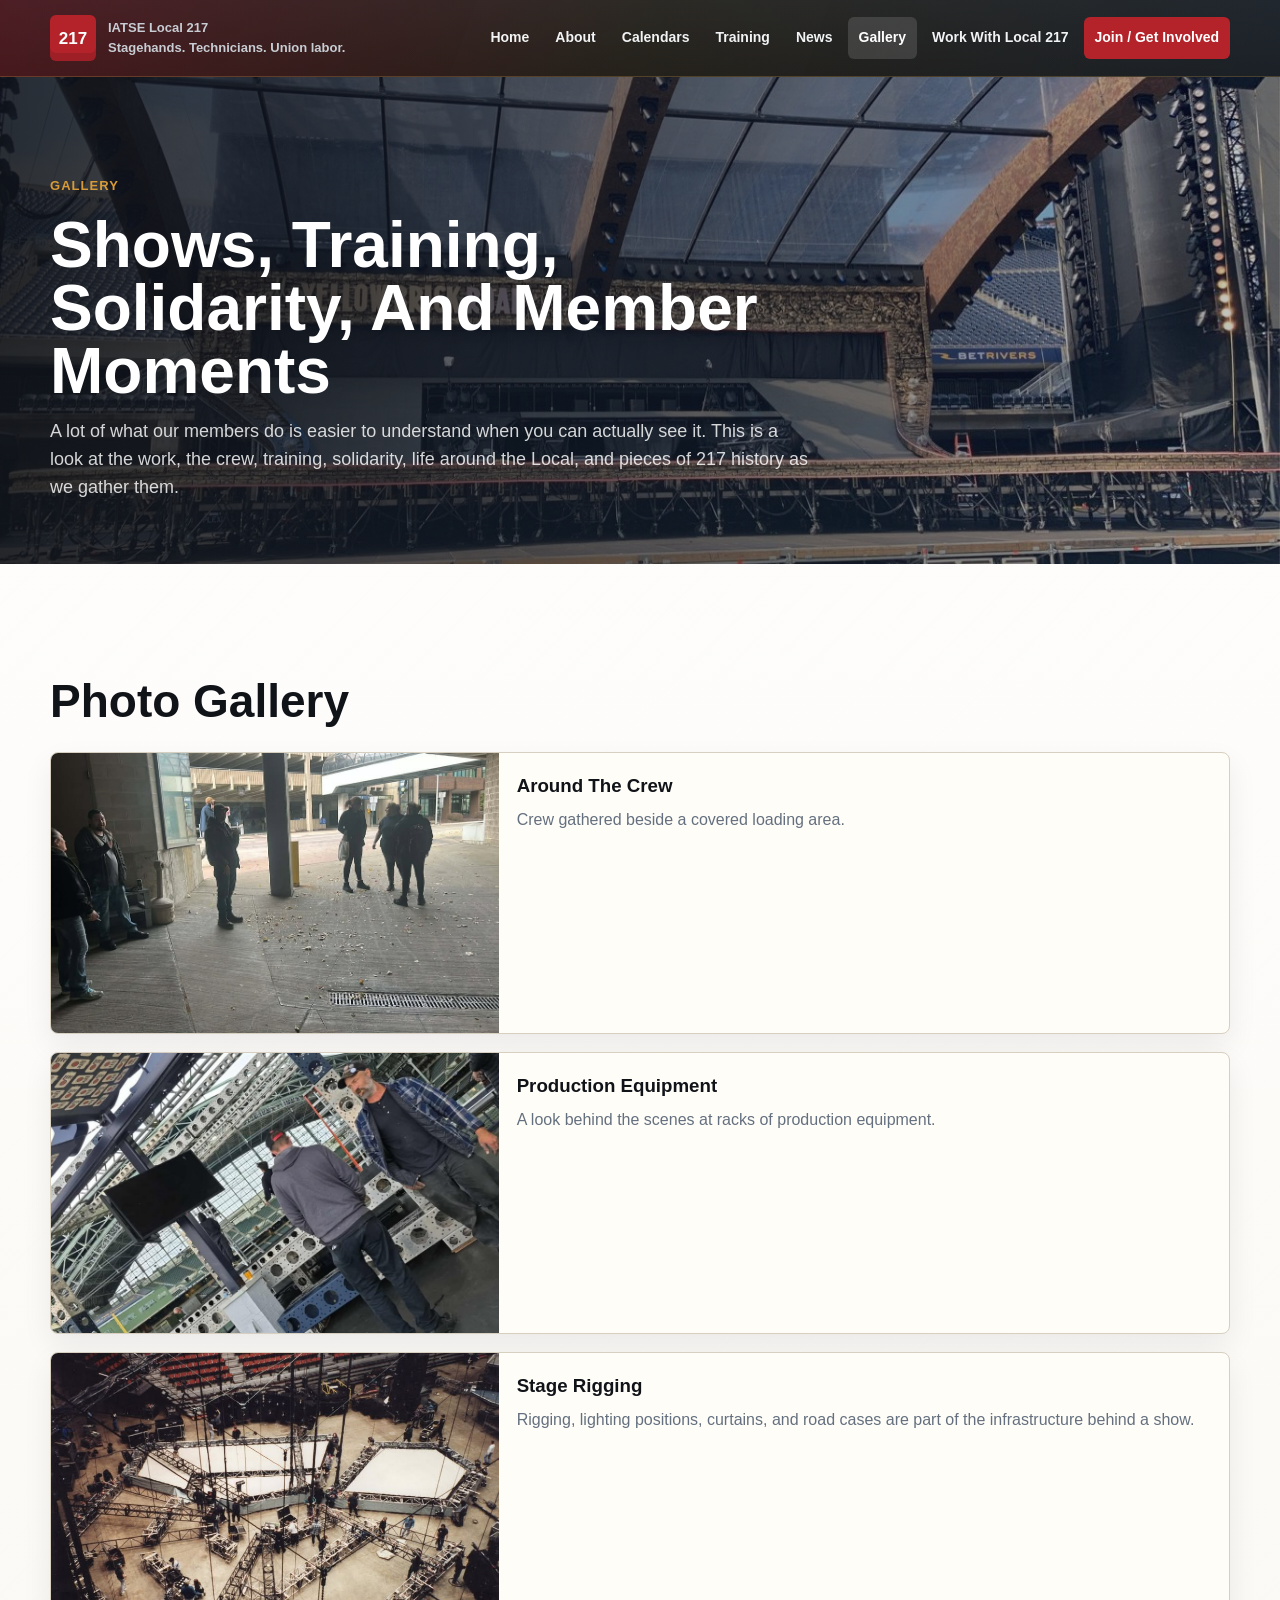
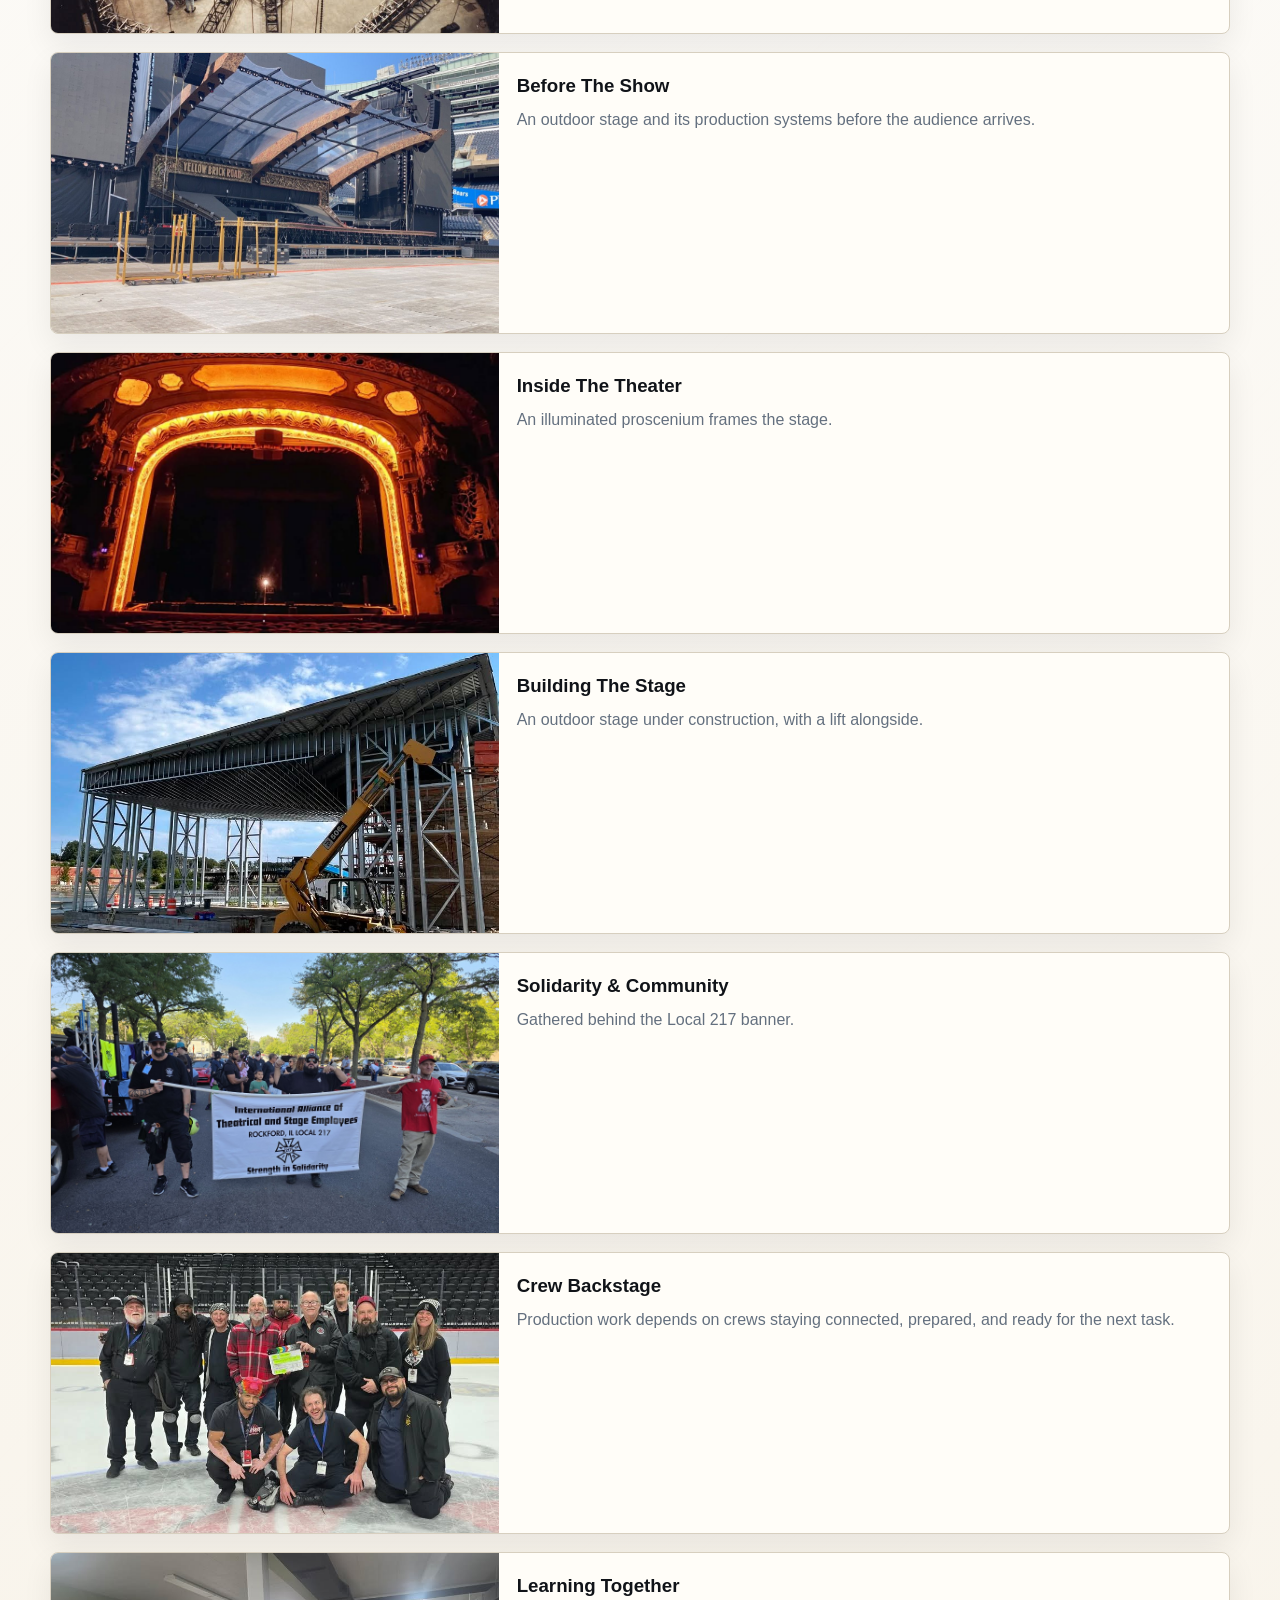
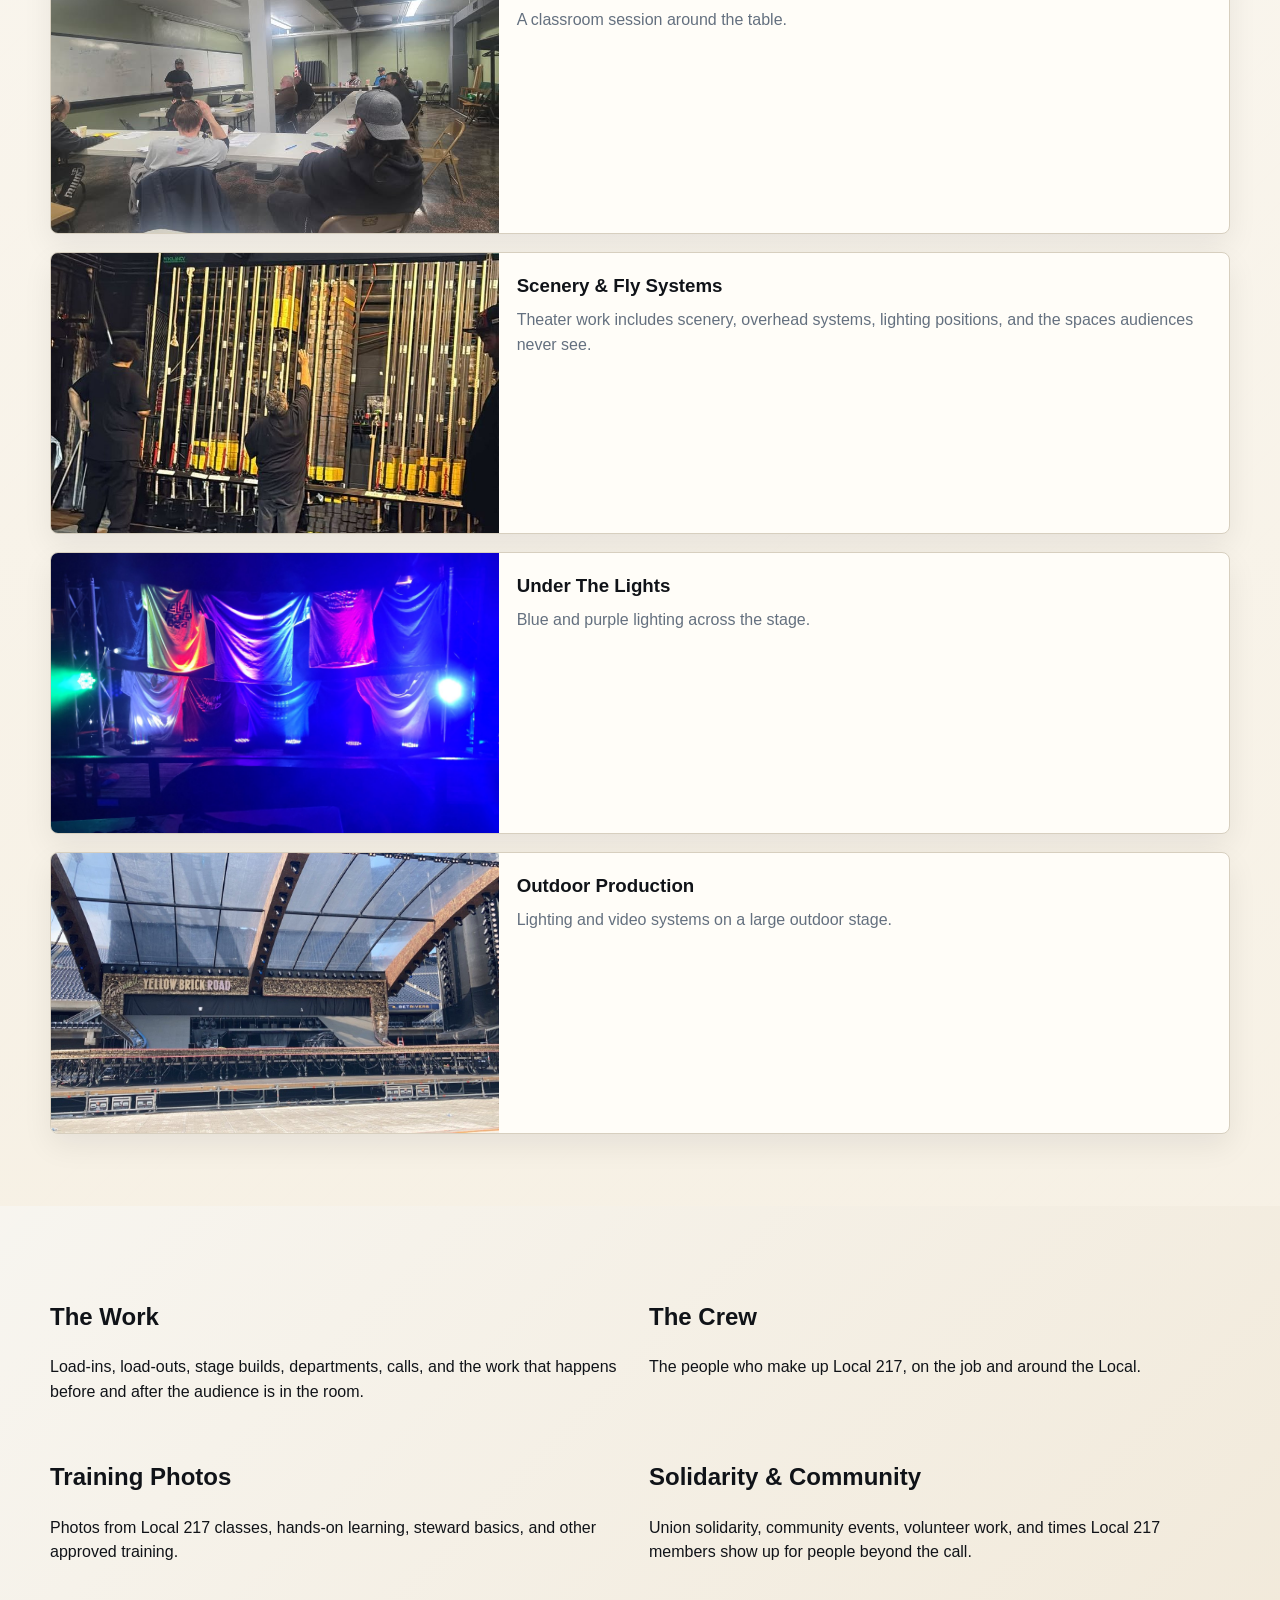
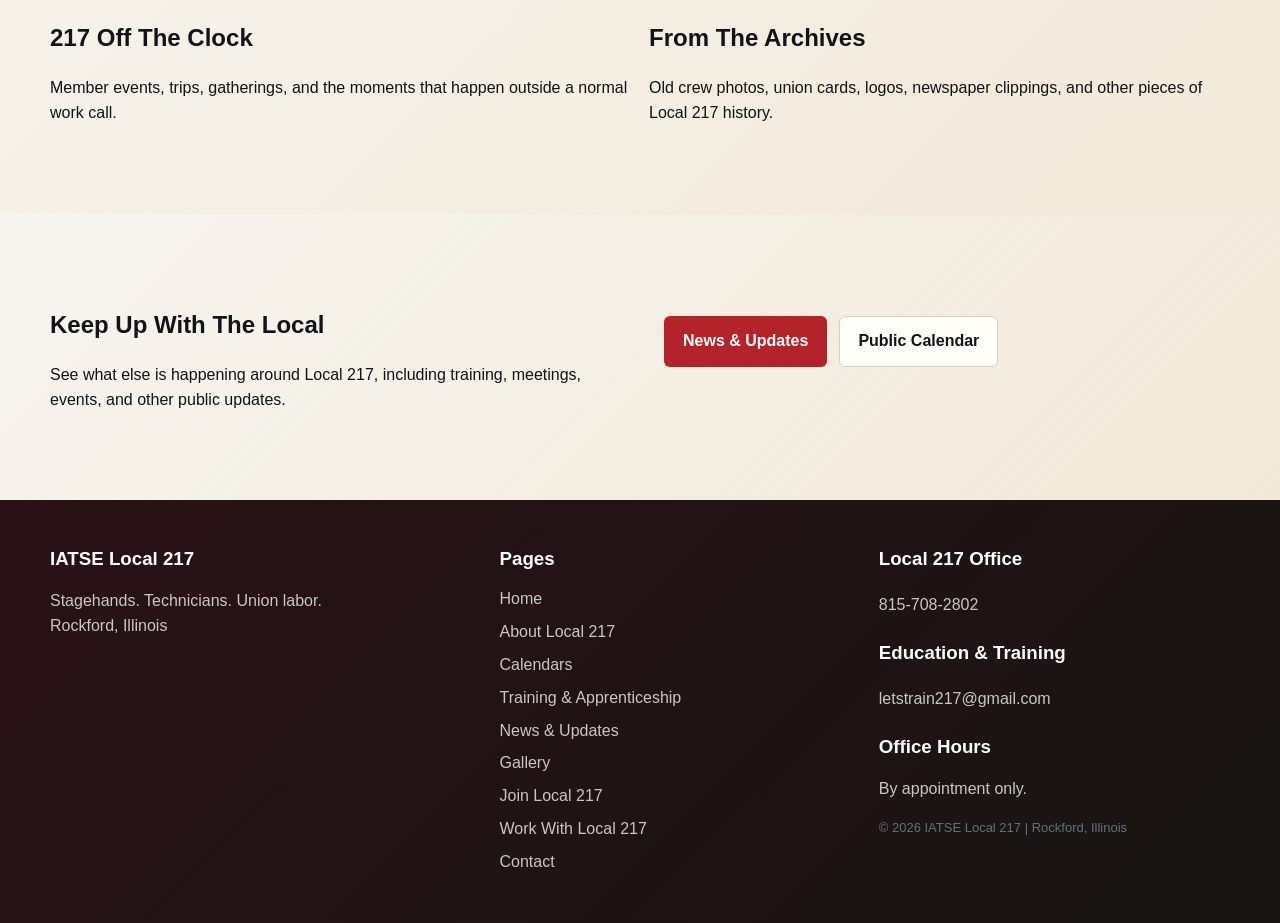
<file: gallery.html>
<!doctype html>
<html lang="en">
<head>
  <meta charset="utf-8">
  <meta name="viewport" content="width=device-width, initial-scale=1">
  <title>Gallery | IATSE Local 217</title>
  <link rel="stylesheet" href="assets/styles.css">
</head>
<body>
  <header class="site-header" data-header></header>
  <main>
    <section class="page-hero" style="--page-hero-image: url('photos/local217/touring-stage.jpg')">
      <div class="container">
        <p class="eyebrow">Gallery</p>
        <h1>Shows, Training, Solidarity, And Member Moments</h1>
        <p>A lot of what our members do is easier to understand when you can actually see it. This is a look at the work, the crew, training, solidarity, life around the Local, and pieces of 217 history as we gather them.</p>
      </div>
    </section>

    <section class="band white">
      <div class="container section-head gallery-heading">
        <h2>Photo Gallery</h2>
      </div>
      <div class="container gallery-list" data-gallery></div>
    </section>

    <section class="band">
      <div class="container grid two">
        <div><h2>The Work</h2><p>Load-ins, load-outs, stage builds, departments, calls, and the work that happens before and after the audience is in the room.</p></div>
        <div><h2>The Crew</h2><p>The people who make up Local 217, on the job and around the Local.</p></div>
        <div><h2>Training Photos</h2><p>Photos from Local 217 classes, hands-on learning, steward basics, and other approved training.</p></div>
        <div><h2>Solidarity &amp; Community</h2><p>Union solidarity, community events, volunteer work, and times Local 217 members show up for people beyond the call.</p></div>
        <div><h2>217 Off The Clock</h2><p>Member events, trips, gatherings, and the moments that happen outside a normal work call.</p></div>
        <div><h2>From The Archives</h2><p>Old crew photos, union cards, logos, newspaper clippings, and other pieces of Local 217 history.</p></div>
      </div>
    </section>

    <section class="band">
      <div class="container split">
        <div>
        <h2>Keep Up With The Local</h2>
          <p>See what else is happening around Local 217, including training, meetings, events, and other public updates.</p>
        </div>
        <div class="button-row">
          <a class="button" href="news.html">News & Updates</a>
          <a class="button light" href="calendars.html">Public Calendar</a>
        </div>
      </div>
    </section>
  </main>
  <footer class="site-footer" data-footer></footer>
  <script src="assets/site.js"></script>
</body>
</html>
</file>
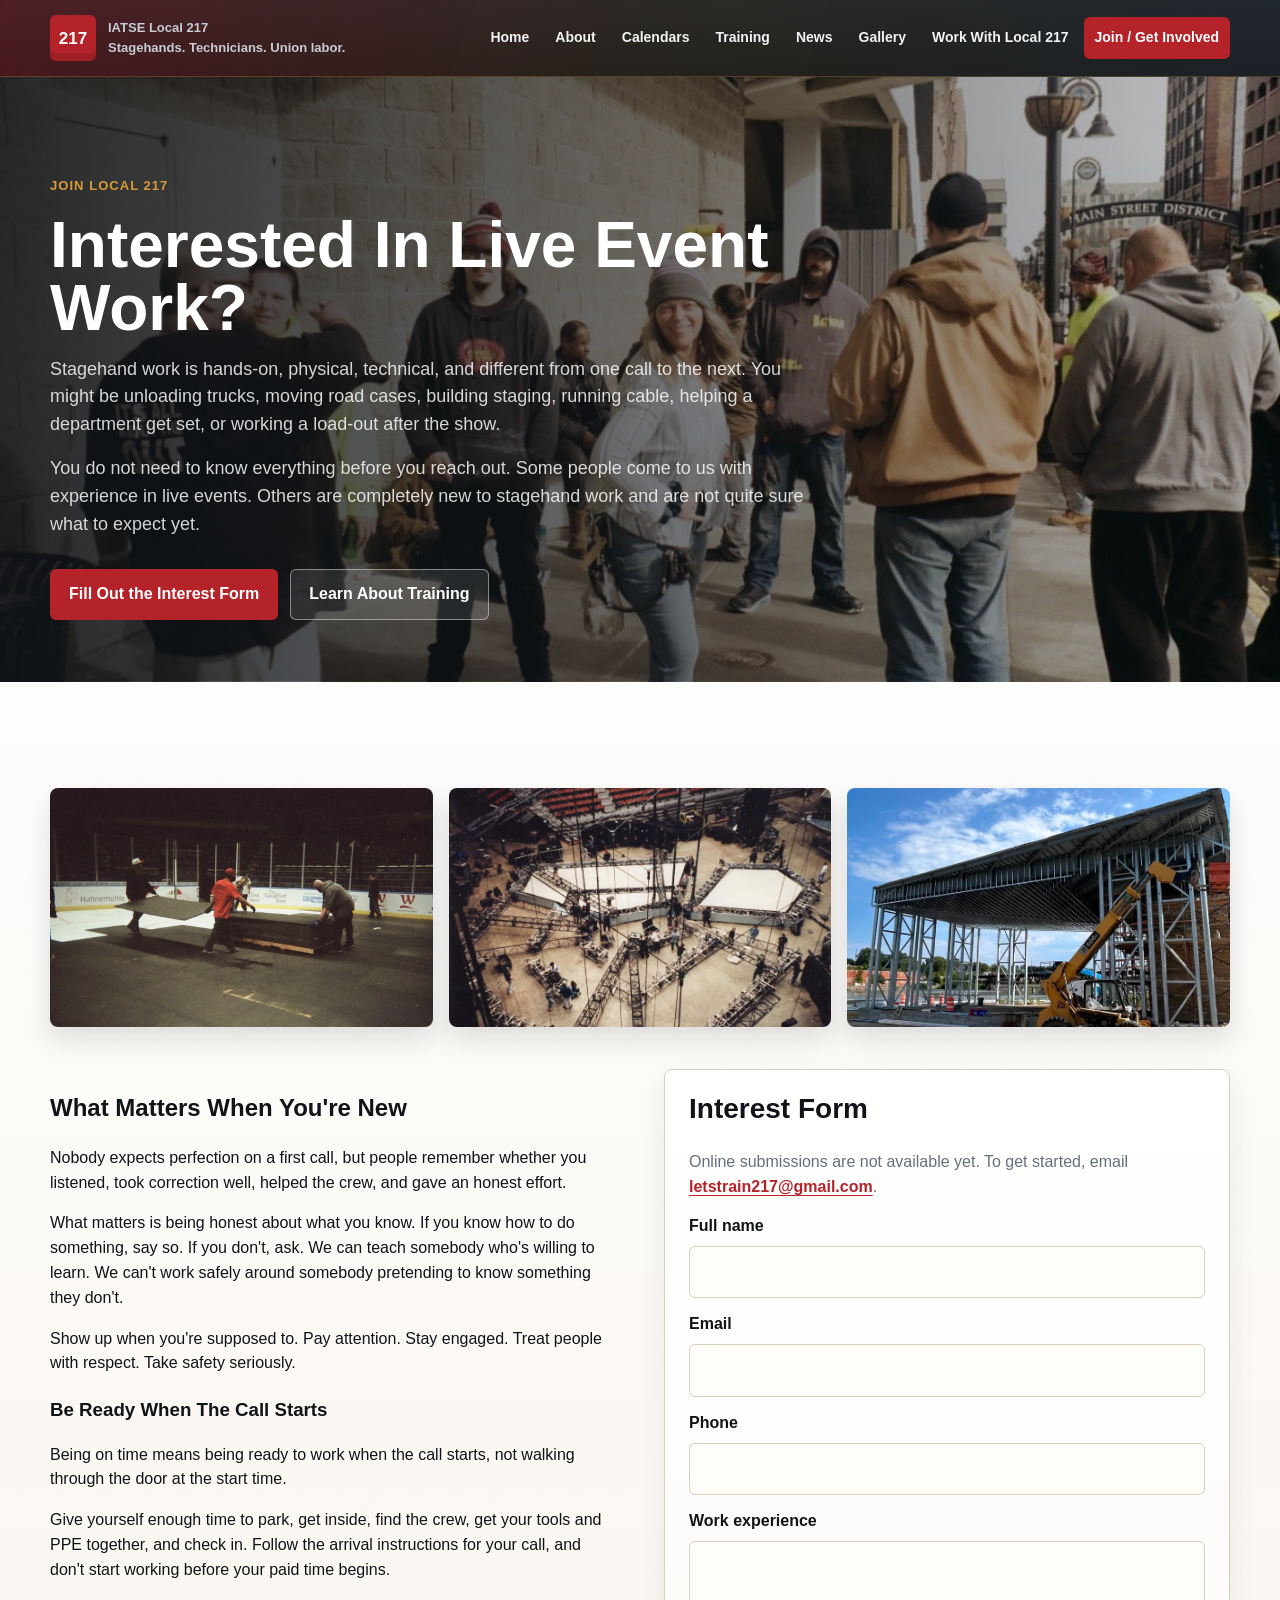
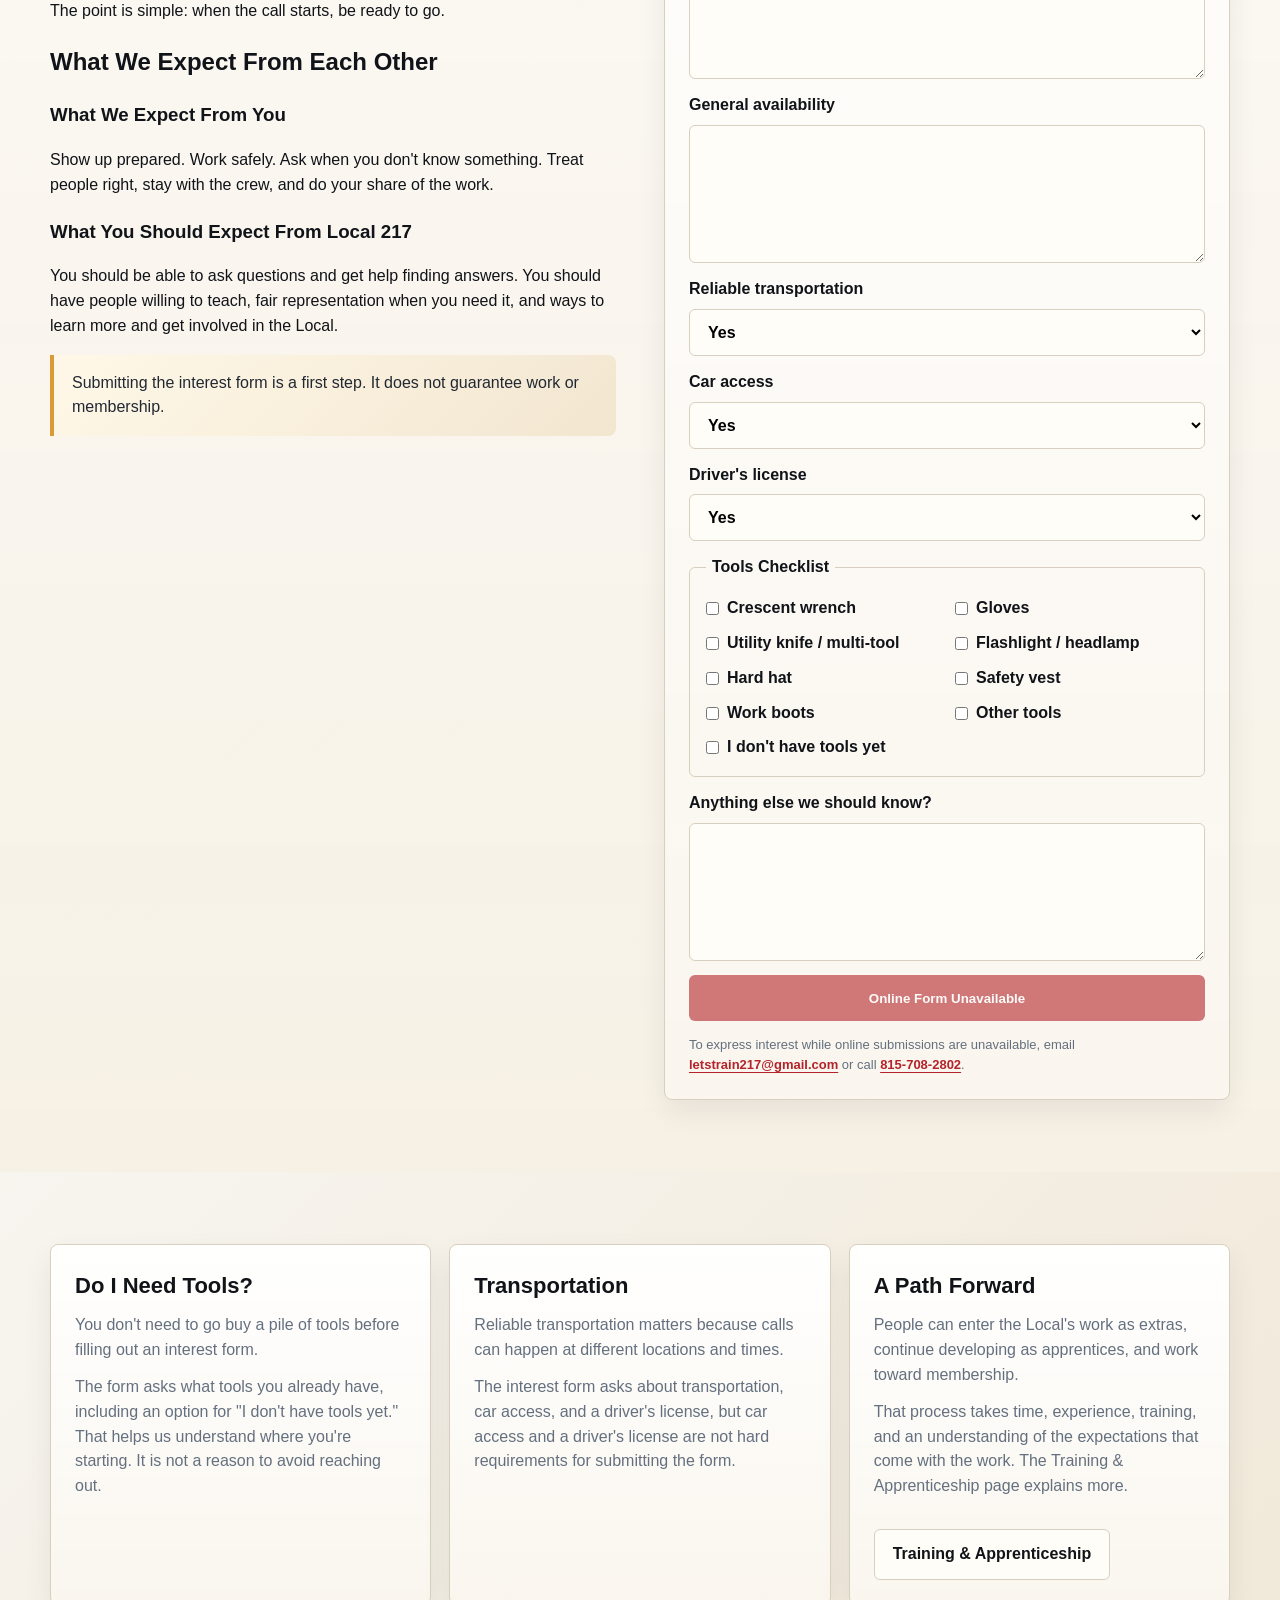
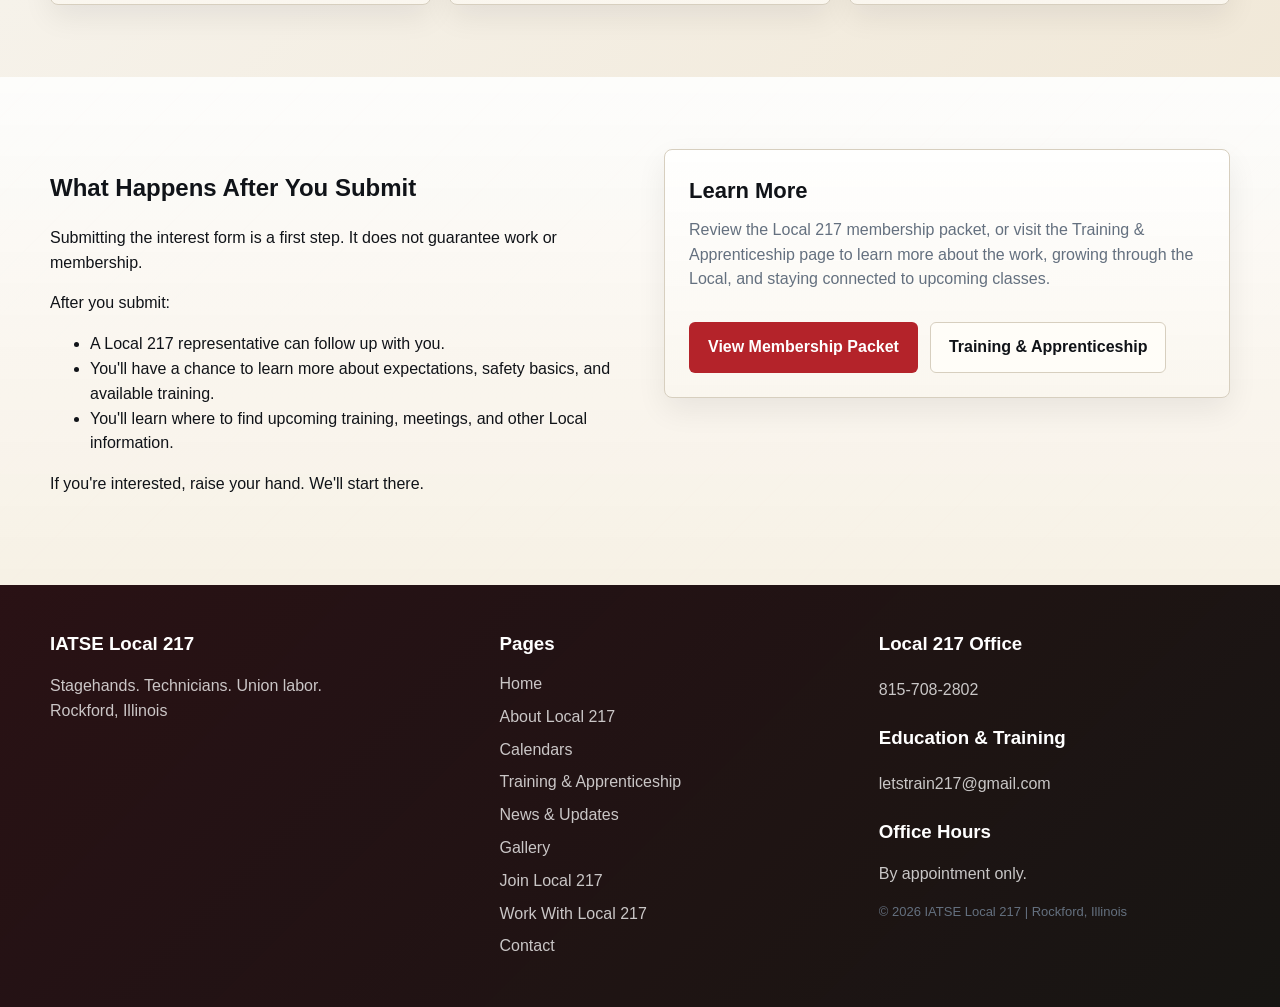
<file: join.html>
<!doctype html>
<html lang="en">
<head>
  <meta charset="utf-8">
  <meta name="viewport" content="width=device-width, initial-scale=1">
  <title>Join / Interest Form | IATSE Local 217</title>
  <link rel="stylesheet" href="assets/styles.css">
</head>
<body>
  <header class="site-header" data-header></header>
  <main>
    <section class="page-hero" style="--page-hero-image: url('photos/local217/crew-gathering.jpg')">
      <div class="container">
        <p class="eyebrow">Join Local 217</p>
        <h1>Interested In Live Event Work?</h1>
        <p>Stagehand work is hands-on, physical, technical, and different from one call to the next. You might be unloading trucks, moving road cases, building staging, running cable, helping a department get set, or working a load-out after the show.</p>
        <p>You do not need to know everything before you reach out. Some people come to us with experience in live events. Others are completely new to stagehand work and are not quite sure what to expect yet.</p>
        <div class="hero-actions">
          <a class="button" href="#interest-form">Fill Out the Interest Form</a>
          <a class="button secondary" href="training.html">Learn About Training</a>
        </div>
      </div>
    </section>

    <section class="band white">
      <div class="container photo-strip section-photos" aria-label="Stagehand work photography">
        <img src="assets/photos/local217/floor-work.jpg" alt="Crew moving floor panels inside an arena">
        <img src="assets/photos/local217/arena-rigging.jpg" alt="Overhead view of an arena floor during production setup">
        <img src="assets/photos/local217/outdoor-build.jpg" alt="Outdoor stage under construction with a lift alongside">
      </div>
      <div class="container split">
        <div>
          <h2>What Matters When You're New</h2>
          <p>Nobody expects perfection on a first call, but people remember whether you listened, took correction well, helped the crew, and gave an honest effort.</p>
          <p>What matters is being honest about what you know. If you know how to do something, say so. If you don't, ask. We can teach somebody who's willing to learn. We can't work safely around somebody pretending to know something they don't.</p>
          <p>Show up when you're supposed to. Pay attention. Stay engaged. Treat people with respect. Take safety seriously.</p>
          <h3>Be Ready When The Call Starts</h3>
          <p>Being on time means being ready to work when the call starts, not walking through the door at the start time.</p>
          <p>Give yourself enough time to park, get inside, find the crew, get your tools and PPE together, and check in. Follow the arrival instructions for your call, and don't start working before your paid time begins.</p>
          <p>The point is simple: when the call starts, be ready to go.</p>
          <h2>What We Expect From Each Other</h2>
          <h3>What We Expect From You</h3>
          <p>Show up prepared. Work safely. Ask when you don't know something. Treat people right, stay with the crew, and do your share of the work.</p>
          <h3>What You Should Expect From Local 217</h3>
          <p>You should be able to ask questions and get help finding answers. You should have people willing to teach, fair representation when you need it, and ways to learn more and get involved in the Local.</p>
          <div class="notice">Submitting the interest form is a first step. It does not guarantee work or membership.</div>
        </div>
        <form class="form card" id="interest-form" data-static-form>
          <h2>Interest Form</h2>
          <p>Online submissions are not available yet. To get started, email <a class="text-link" href="mailto:letstrain217@gmail.com">letstrain217@gmail.com</a>.</p>
          <label>Full name<input type="text" name="name" required></label>
          <label>Email<input type="email" name="email" required></label>
          <label>Phone<input type="tel" name="phone"></label>
          <label>Work experience<textarea name="experience" required></textarea></label>
          <label>General availability<textarea name="availability"></textarea></label>
          <label>Reliable transportation<select name="transportation"><option>Yes</option><option>No</option><option>Sometimes / depends on location</option></select></label>
          <label>Car access<select name="car"><option>Yes</option><option>No</option><option>Sometimes / shared access</option></select></label>
          <label>Driver's license<select name="license"><option>Yes</option><option>No</option><option>Prefer not to say</option></select></label>
          <fieldset class="checklist">
            <legend>Tools Checklist</legend>
            <label><input type="checkbox" name="tools" value="crescent-wrench"> Crescent wrench</label>
            <label><input type="checkbox" name="tools" value="gloves"> Gloves</label>
            <label><input type="checkbox" name="tools" value="utility-knife"> Utility knife / multi-tool</label>
            <label><input type="checkbox" name="tools" value="flashlight"> Flashlight / headlamp</label>
            <label><input type="checkbox" name="tools" value="hard-hat"> Hard hat</label>
            <label><input type="checkbox" name="tools" value="safety-vest"> Safety vest</label>
            <label><input type="checkbox" name="tools" value="work-boots"> Work boots</label>
            <label><input type="checkbox" name="tools" value="other"> Other tools</label>
            <label><input type="checkbox" name="tools" value="none"> I don't have tools yet</label>
          </fieldset>
          <label>Anything else we should know?<textarea name="message"></textarea></label>
          <button class="button" type="submit" disabled>Online Form Unavailable</button>
          <p class="small" data-form-status>To express interest while online submissions are unavailable, email <a class="text-link" href="mailto:letstrain217@gmail.com">letstrain217@gmail.com</a> or call <a class="text-link" href="tel:8157082802">815-708-2802</a>.</p>
        </form>
      </div>
    </section>

    <section class="band">
      <div class="container grid">
        <article class="card">
            <h3>Do I Need Tools?</h3>
          <p>You don't need to go buy a pile of tools before filling out an interest form.</p>
          <p>The form asks what tools you already have, including an option for "I don't have tools yet." That helps us understand where you're starting. It is not a reason to avoid reaching out.</p>
        </article>
        <article class="card">
          <h3>Transportation</h3>
          <p>Reliable transportation matters because calls can happen at different locations and times.</p>
          <p>The interest form asks about transportation, car access, and a driver's license, but car access and a driver's license are not hard requirements for submitting the form.</p>
        </article>
        <article class="card">
            <h3>A Path Forward</h3>
          <p>People can enter the Local's work as extras, continue developing as apprentices, and work toward membership.</p>
          <p>That process takes time, experience, training, and an understanding of the expectations that come with the work. The Training & Apprenticeship page explains more.</p>
          <div class="button-row"><a class="button light" href="training.html">Training & Apprenticeship</a></div>
        </article>
      </div>
    </section>

    <section class="band white">
      <div class="container split">
        <div>
          <h2>What Happens After You Submit</h2>
          <p>Submitting the interest form is a first step. It does not guarantee work or membership.</p>
          <p>After you submit:</p>
          <ul>
            <li>A Local 217 representative can follow up with you.</li>
            <li>You'll have a chance to learn more about expectations, safety basics, and available training.</li>
            <li>You'll learn where to find upcoming training, meetings, and other Local information.</li>
          </ul>
          <p>If you're interested, raise your hand. We'll start there.</p>
        </div>
        <div class="card">
          <h3>Learn More</h3>
          <p>Review the Local 217 membership packet, or visit the Training & Apprenticeship page to learn more about the work, growing through the Local, and staying connected to upcoming classes.</p>
          <div class="button-row">
            <a class="button" href="https://docs.google.com/document/d/1cHR4qZ-Ut4SyTsNvlScVC2G0ANVw9lEob77XH6ThX90/edit?usp=drivesdk&amp;urp=gmail_link" target="_blank" rel="noopener noreferrer">View Membership Packet</a>
            <a class="button light" href="training.html">Training & Apprenticeship</a>
          </div>
        </div>
      </div>
    </section>
  </main>
  <footer class="site-footer" data-footer></footer>
  <script src="assets/site.js"></script>
</body>
</html>
</file>
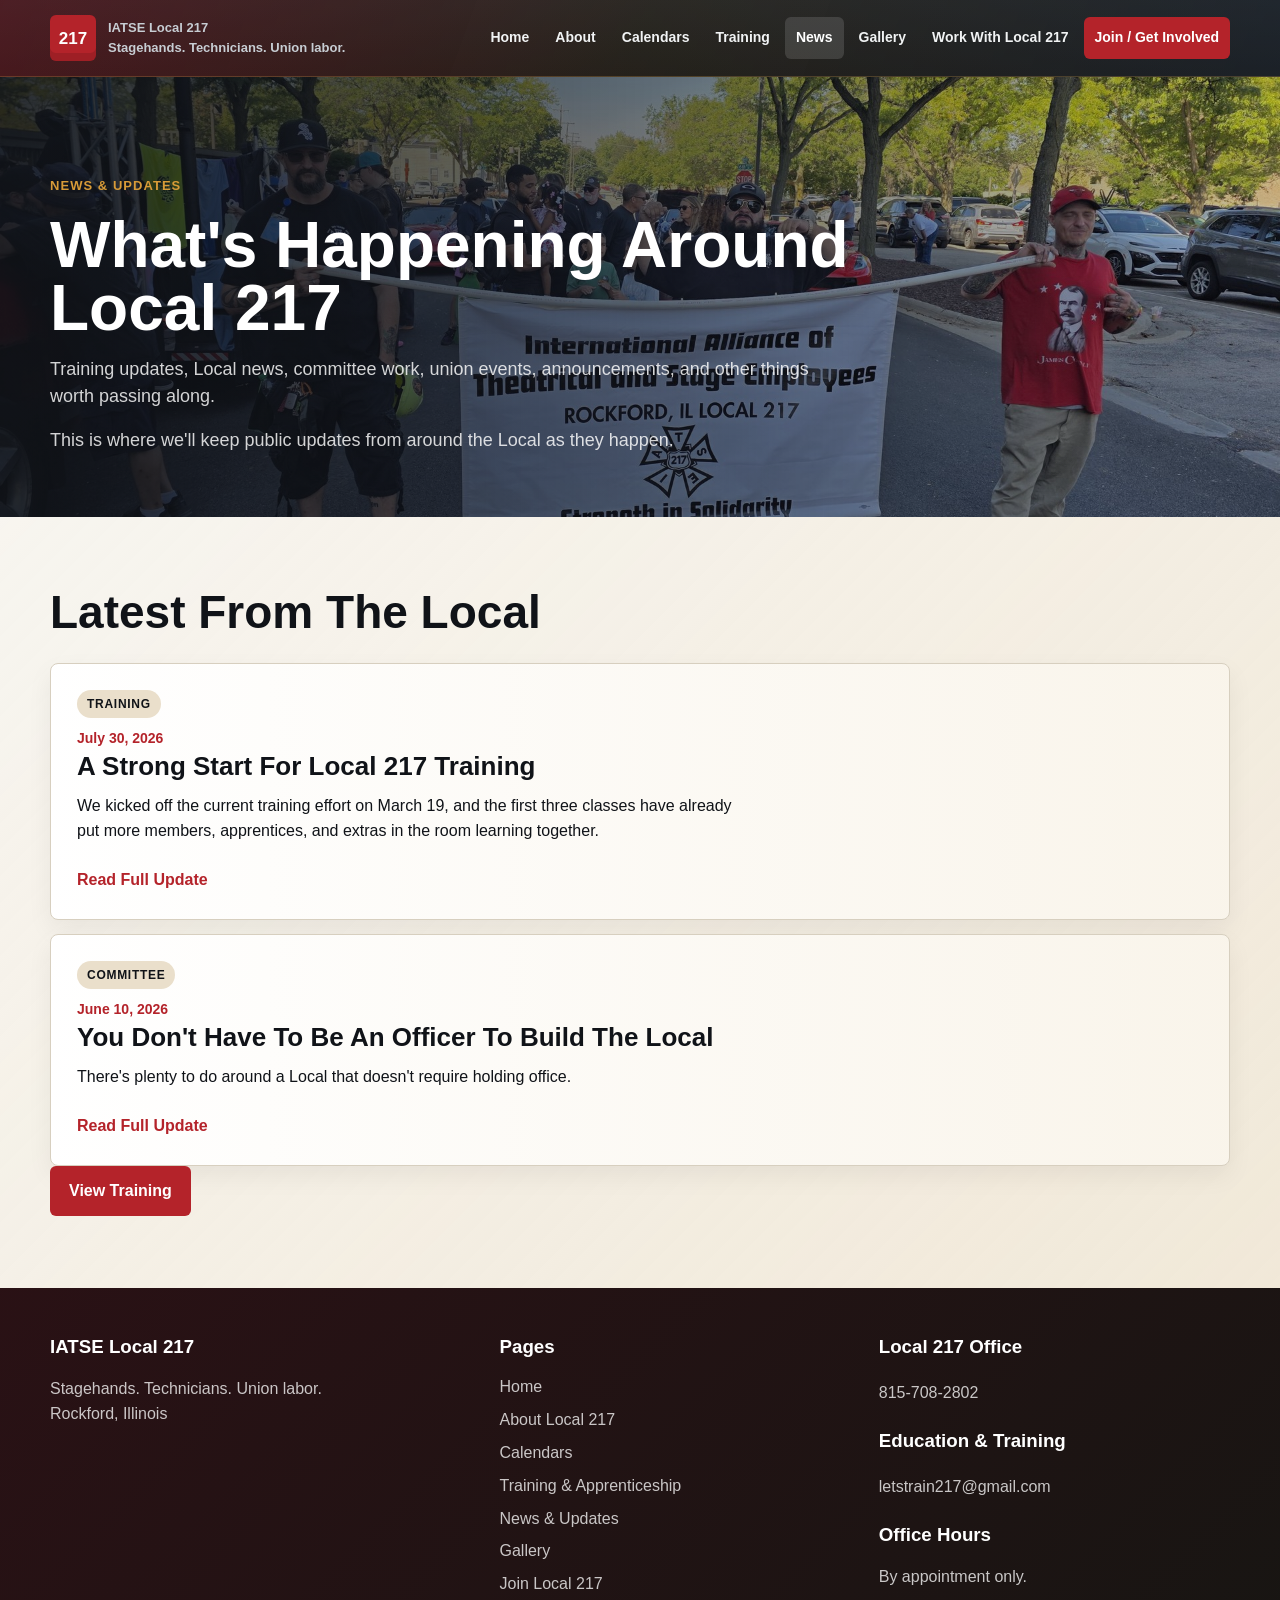
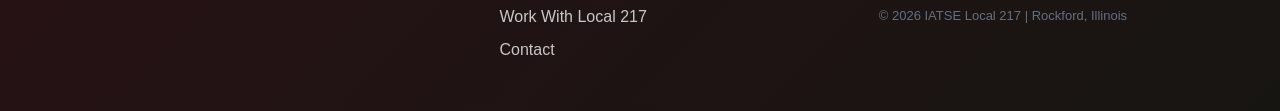
<file: news.html>
<!doctype html>
<html lang="en">
<head>
  <meta charset="utf-8">
  <meta name="viewport" content="width=device-width, initial-scale=1">
  <title>News & Updates | IATSE Local 217</title>
  <link rel="stylesheet" href="assets/styles.css">
</head>
<body>
  <header class="site-header" data-header></header>
  <main>
    <section class="page-hero" style="--page-hero-image: url('photos/local217/solidarity-banner.jpg')">
      <div class="container">
        <p class="eyebrow">News & Updates</p>
        <h1>What's Happening Around Local 217</h1>
        <p>Training updates, Local news, committee work, union events, announcements, and other things worth passing along.</p>
        <p>This is where we'll keep public updates from around the Local as they happen.</p>
      </div>
    </section>

    <section class="band">
      <div class="container section-head">
        <h2>Latest From The Local</h2>
      </div>
      <div class="container news-list" data-all-news></div>
      <div class="container button-row"><a class="button" href="training.html">View Training</a></div>
    </section>

    <section class="band white memorial-section" aria-labelledby="memorial-heading" hidden>
      <div class="container memorial-heading">
        <div>
          <p class="eyebrow">Forever Part of Local 217</p>
          <h2 id="memorial-heading">In Remembrance</h2>
          <p>Remembering the members whose work, friendship, and service helped build Local 217.</p>
        </div>
        <div class="memorial-controls" aria-label="Memorial carousel controls">
          <button class="memorial-arrow" type="button" data-memorial-prev aria-label="Show previous memorials" title="Previous memorials">&larr;</button>
          <button class="memorial-arrow" type="button" data-memorial-next aria-label="Show next memorials" title="Next memorials">&rarr;</button>
        </div>
      </div>
      <div class="container memorial-viewport" data-memorial-carousel tabindex="0" aria-label="Local 217 remembrance profiles">
        <div class="memorial-track" data-memorial-track></div>
      </div>
      <p class="visually-hidden" data-memorial-status aria-live="polite"></p>
    </section>
  </main>
  <footer class="site-footer" data-footer></footer>
  <script src="assets/site.js"></script>
</body>
</html>
</file>
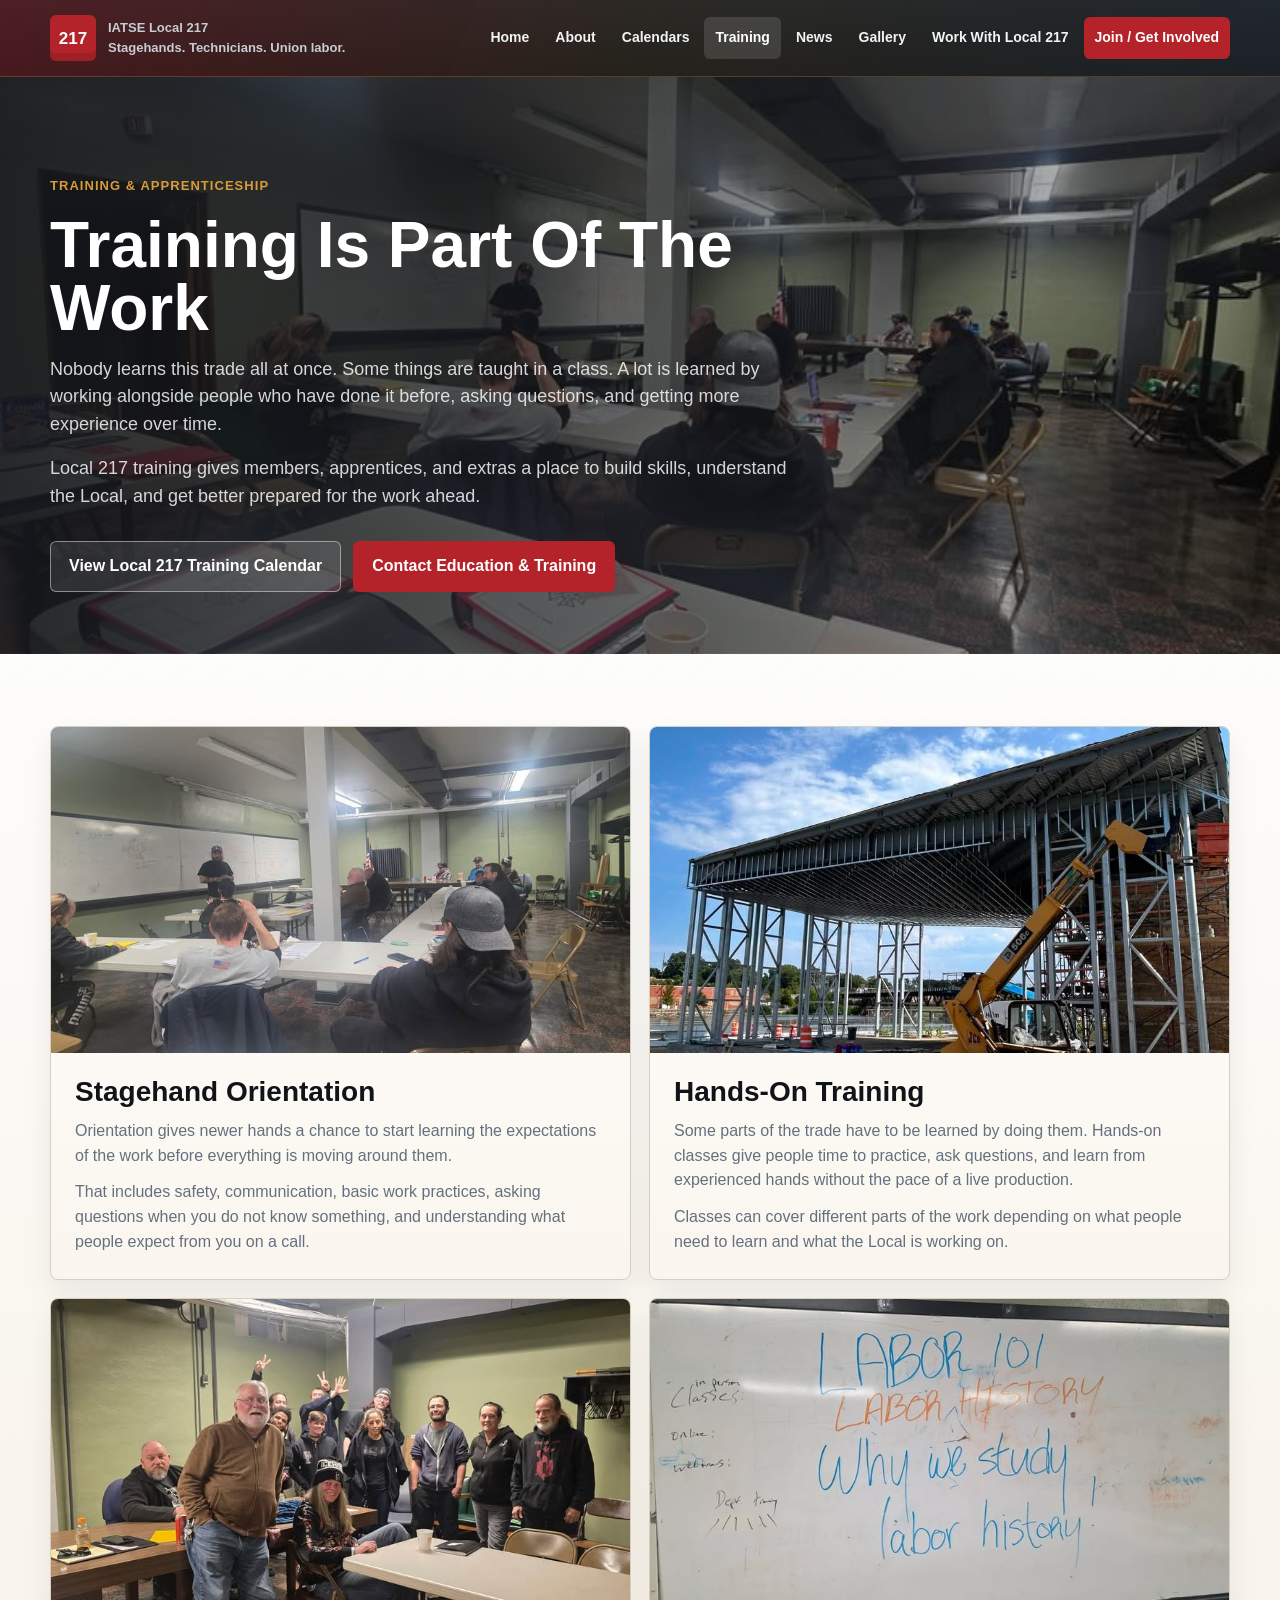
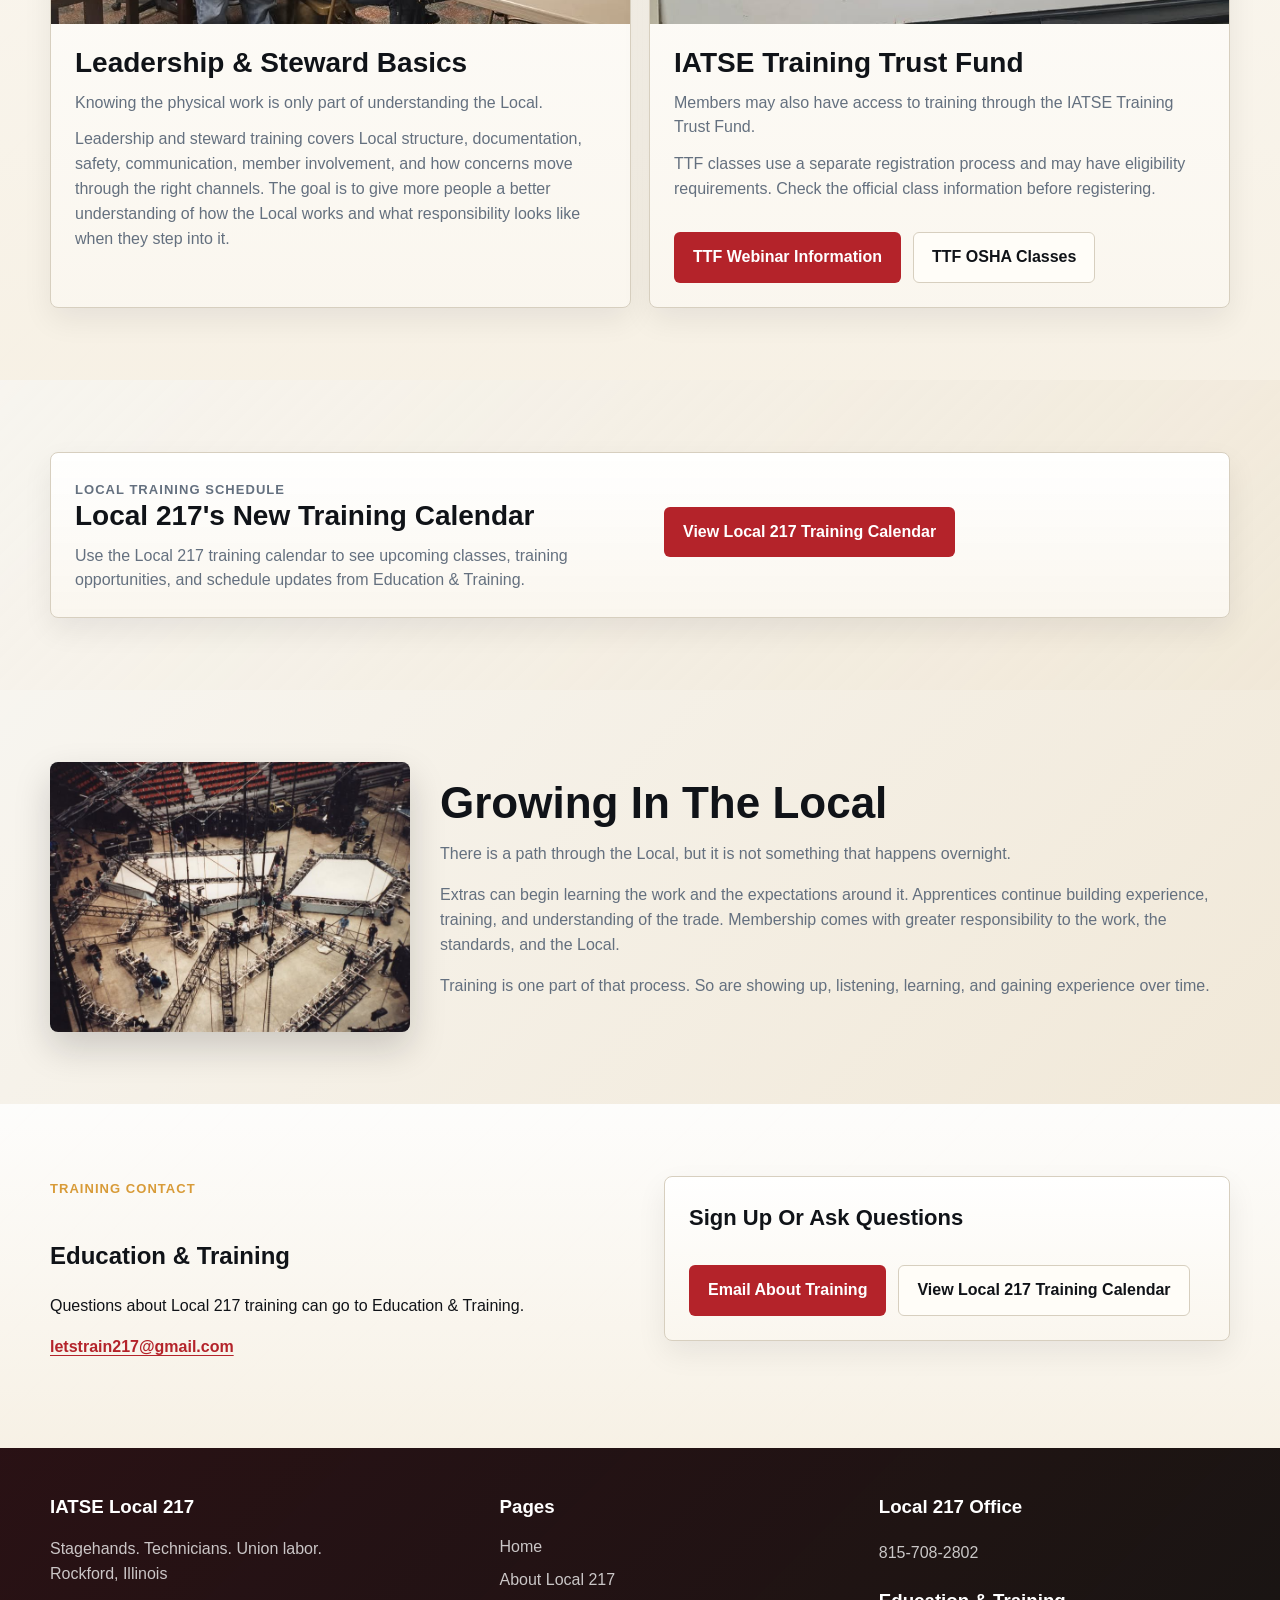
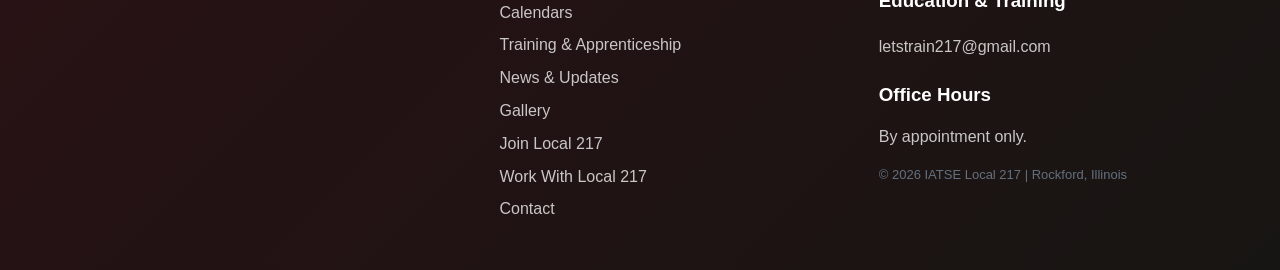
<file: training.html>
<!doctype html>
<html lang="en">
<head>
  <meta charset="utf-8">
  <meta name="viewport" content="width=device-width, initial-scale=1">
  <title>Training & Apprenticeship | IATSE Local 217</title>
  <link rel="stylesheet" href="assets/styles.css">
</head>
<body>
  <header class="site-header" data-header></header>
  <main>
    <section class="page-hero" style="--page-hero-image: url('photos/local217/learning-room.jpg')">
      <div class="container">
        <p class="eyebrow">Training & Apprenticeship</p>
        <h1>Training Is Part Of The Work</h1>
        <p>Nobody learns this trade all at once. Some things are taught in a class. A lot is learned by working alongside people who have done it before, asking questions, and getting more experience over time.</p>
        <p>Local 217 training gives members, apprentices, and extras a place to build skills, understand the Local, and get better prepared for the work ahead.</p>
        <div class="hero-actions">
          <a class="button secondary" href="https://docs.google.com/spreadsheets/d/e/2PACX-1vSgWk1X333gDo2dvcBciMo3OTgMLM6fgJv1yi-7cMwJxrK_52cKK95eQAReoSsb4A/pubhtml" target="_blank" rel="noopener noreferrer">View Local 217 Training Calendar</a>
          <a class="button" href="mailto:letstrain217@gmail.com">Contact Education & Training</a>
        </div>
      </div>
    </section>

    <section class="band white">
      <div class="container grid two">
        <article class="card media-card">
          <img src="assets/photos/local217/classroom-session.jpg" alt="People seated at tables during a classroom session">
          <div class="media-card-body">
            <h2>Stagehand Orientation</h2>
            <p>Orientation gives newer hands a chance to start learning the expectations of the work before everything is moving around them.</p>
            <p>That includes safety, communication, basic work practices, asking questions when you do not know something, and understanding what people expect from you on a call.</p>
          </div>
        </article>
        <article class="card media-card">
          <img src="assets/photos/local217/outdoor-build.jpg" alt="Outdoor stage under construction with a lift alongside">
          <div class="media-card-body">
            <h2>Hands-On Training</h2>
            <p>Some parts of the trade have to be learned by doing them. Hands-on classes give people time to practice, ask questions, and learn from experienced hands without the pace of a live production.</p>
            <p>Classes can cover different parts of the work depending on what people need to learn and what the Local is working on.</p>
          </div>
        </article>
        <article class="card media-card">
          <img src="assets/photos/local217/meeting-group.jpg" alt="Group standing together in a meeting room">
          <div class="media-card-body">
            <h2>Leadership & Steward Basics</h2>
            <p>Knowing the physical work is only part of understanding the Local.</p>
            <p>Leadership and steward training covers Local structure, documentation, safety, communication, member involvement, and how concerns move through the right channels. The goal is to give more people a better understanding of how the Local works and what responsibility looks like when they step into it.</p>
          </div>
        </article>
        <article class="card media-card">
          <img src="assets/photos/local217/labor-history.jpg" alt="Whiteboard headed Labor 101 and Labor History">
          <div class="media-card-body">
            <h2>IATSE Training Trust Fund</h2>
            <p>Members may also have access to training through the IATSE Training Trust Fund.</p>
            <p>TTF classes use a separate registration process and may have eligibility requirements. Check the official class information before registering.</p>
            <div class="button-row">
              <a class="button" href="https://www.iatsetrainingtrust.org/webinars" target="_blank" rel="noopener noreferrer">TTF Webinar Information</a>
              <a class="button light" href="https://www.iatsetrainingtrust.org/osha" target="_blank" rel="noopener noreferrer">TTF OSHA Classes</a>
            </div>
          </div>
        </article>
      </div>
    </section>

    <section class="band">
      <div class="container">
        <article class="card split">
          <div>
            <p class="eyebrow">Local Training Schedule</p>
            <h2>Local 217's New Training Calendar</h2>
            <p>Use the Local 217 training calendar to see upcoming classes, training opportunities, and schedule updates from Education & Training.</p>
          </div>
          <div class="button-row">
            <a class="button" href="https://docs.google.com/spreadsheets/d/e/2PACX-1vSgWk1X333gDo2dvcBciMo3OTgMLM6fgJv1yi-7cMwJxrK_52cKK95eQAReoSsb4A/pubhtml" target="_blank" rel="noopener noreferrer">View Local 217 Training Calendar</a>
          </div>
        </article>
      </div>
    </section>

    <section class="band">
      <div class="container feature-card">
        <img class="feature-image" src="assets/photos/local217/arena-rigging.jpg" alt="Overhead view of an arena floor during production setup">
        <div>
        <h2>Growing In The Local</h2>
          <p>There is a path through the Local, but it is not something that happens overnight.</p>
          <p>Extras can begin learning the work and the expectations around it. Apprentices continue building experience, training, and understanding of the trade. Membership comes with greater responsibility to the work, the standards, and the Local.</p>
          <p>Training is one part of that process. So are showing up, listening, learning, and gaining experience over time.</p>
        </div>
      </div>
    </section>

    <section class="band white">
      <div class="container split">
        <div>
          <p class="eyebrow">Training contact</p>
          <h2>Education & Training</h2>
          <p>Questions about Local 217 training can go to Education & Training.</p>
          <p><a class="text-link" href="mailto:letstrain217@gmail.com">letstrain217@gmail.com</a></p>
        </div>
        <div class="card">
          <h3>Sign Up Or Ask Questions</h3>
          <div class="button-row">
            <a class="button" href="mailto:letstrain217@gmail.com">Email About Training</a>
            <a class="button light" href="https://docs.google.com/spreadsheets/d/e/2PACX-1vSgWk1X333gDo2dvcBciMo3OTgMLM6fgJv1yi-7cMwJxrK_52cKK95eQAReoSsb4A/pubhtml" target="_blank" rel="noopener noreferrer">View Local 217 Training Calendar</a>
          </div>
        </div>
      </div>
    </section>
  </main>
  <footer class="site-footer" data-footer></footer>
  <script src="assets/site.js"></script>
</body>
</html>
</file>
<file: assets/styles.css>
:root {
  --ink: #101318;
  --ink-2: #222832;
  --muted: #64707f;
  --paper: #f3efe6;
  --paper-2: #ebe4d7;
  --panel: #fffdf8;
  --white: #ffffff;
  --line: #d7cfbf;
  --red: #b4232a;
  --red-dark: #8f1c22;
  --gold: #d89b38;
  --steel: #596675;
  --steel-dark: #313b46;
  --green: #16745f;
  --shadow: 0 18px 50px rgba(16, 19, 24, 0.14);
  --radius: 8px;
}

* {
  box-sizing: border-box;
}

[hidden] { display: none !important; }
.button:disabled { opacity: .6; cursor: not-allowed; }

html {
  scroll-behavior: smooth;
}

body {
  margin: 0;
  font-family: Arial, Helvetica, sans-serif;
  color: var(--ink);
  background:
    linear-gradient(180deg, rgba(255, 255, 255, 0.58), rgba(235, 228, 215, 0.78)),
    repeating-linear-gradient(90deg, rgba(16, 19, 24, 0.025) 0, rgba(16, 19, 24, 0.025) 1px, transparent 1px, transparent 44px),
    var(--paper);
  line-height: 1.55;
}

a {
  color: inherit;
  text-decoration: none;
}

img {
  max-width: 100%;
  display: block;
}

.site-header {
  position: sticky;
  top: 0;
  z-index: 20;
  background:
    linear-gradient(110deg, rgba(180, 35, 42, 0.34), rgba(216, 155, 56, 0.1) 50%, rgba(49, 59, 70, 0.34)),
    linear-gradient(180deg, rgba(21, 26, 32, 0.99), rgba(13, 16, 20, 0.99));
  border-bottom: 1px solid rgba(216, 155, 56, 0.22);
  backdrop-filter: blur(14px);
}

.nav-wrap {
  width: min(1180px, calc(100% - 32px));
  margin: 0 auto;
  min-height: 76px;
  display: flex;
  align-items: center;
  justify-content: space-between;
  gap: 20px;
}

.brand {
  display: flex;
  align-items: center;
  gap: 12px;
  color: var(--white);
  font-weight: 800;
  letter-spacing: 0;
}

.brand-mark {
  width: 46px;
  height: 46px;
  border-radius: 6px;
  background: var(--red);
  color: var(--white);
  display: grid;
  place-items: center;
  font-size: 17px;
  line-height: 1;
  box-shadow: inset 0 -8px 0 rgba(0, 0, 0, 0.12);
}

.brand span:last-child {
  display: block;
  font-size: 13px;
  color: #c7cdd3;
  font-weight: 700;
}

.nav-links {
  display: flex;
  align-items: center;
  gap: 4px;
  flex-wrap: wrap;
  justify-content: flex-end;
}

.nav-links a {
  padding: 10px 11px;
  border-radius: 6px;
  color: #f1f3f4;
  font-size: 14px;
  font-weight: 700;
}

.nav-links a:hover,
.nav-links a.active {
  background: rgba(255, 255, 255, 0.13);
  color: var(--white);
}

.nav-links .nav-cta {
  background: var(--red);
  color: var(--white);
}

.nav-links .nav-cta.active {
  background: var(--red);
}

.nav-links .nav-cta:hover {
  background: var(--red-dark);
}

.menu-button {
  display: none;
  border: 1px solid rgba(255, 255, 255, 0.24);
  background:
    linear-gradient(145deg, rgba(180, 35, 42, 0.28), rgba(216, 155, 56, 0.06)),
    #1b2026;
  width: 44px;
  height: 44px;
  border-radius: 6px;
  position: relative;
}

.menu-button span,
.menu-button::before,
.menu-button::after {
  content: "";
  position: absolute;
  left: 11px;
  right: 11px;
  height: 2px;
  background: var(--white);
}

.menu-button::before {
  top: 13px;
}

.menu-button span {
  top: 20px;
}

.menu-button::after {
  top: 27px;
}

.hero {
  position: relative;
  min-height: 440px;
  display: grid;
  align-items: end;
  overflow: hidden;
  color: var(--white);
  background: var(--ink);
}

.hero::before {
  content: "";
  position: absolute;
  inset: 0;
  background-image: linear-gradient(90deg, rgba(16, 19, 24, 0.88), rgba(16, 19, 24, 0.56) 52%, rgba(16, 19, 24, 0.2)), url("photos/local217/arena-show.jpg");
  background-size: cover;
  background-position: center 50%;
}

.hero-inner {
  position: relative;
  width: min(1180px, calc(100% - 32px));
  margin: 0 auto;
  padding: 96px 0 62px;
}

.eyebrow {
  display: inline-flex;
  align-items: center;
  gap: 8px;
  margin: 0 0 18px;
  color: var(--gold);
  font-size: 13px;
  font-weight: 800;
  text-transform: uppercase;
  letter-spacing: 0.08em;
}

.hero h1,
.page-hero h1 {
  max-width: 820px;
  margin: 0;
  font-size: 64px;
  line-height: 0.94;
  letter-spacing: 0;
}

.page-hero h1 {
  font-size: 64px;
  line-height: 0.98;
}

.hero p:not(.eyebrow) {
  max-width: 650px;
  margin: 16px 0 0;
  font-size: 18px;
  color: rgba(255, 255, 255, 0.9);
}

.hero-actions,
.button-row {
  display: flex;
  flex-wrap: wrap;
  gap: 12px;
  margin-top: 30px;
}

.button {
  display: inline-flex;
  align-items: center;
  justify-content: center;
  min-height: 46px;
  padding: 12px 18px;
  border-radius: 6px;
  border: 1px solid transparent;
  background: var(--red);
  color: var(--white);
  font-weight: 800;
  cursor: pointer;
}

.button:hover {
  background: var(--red-dark);
}

.button.secondary {
  background: rgba(255, 255, 255, 0.1);
  border-color: rgba(255, 255, 255, 0.44);
}

.button.light {
  background: var(--panel);
  color: var(--ink);
  border-color: var(--line);
}

.band {
  padding: 72px 0;
  background:
    linear-gradient(135deg, rgba(255, 255, 255, 0.38), rgba(216, 155, 56, 0.08)),
    var(--paper);
}

.band.white {
  background:
    linear-gradient(180deg, rgba(255, 255, 255, 0.86), rgba(247, 241, 229, 0.92)),
    repeating-linear-gradient(135deg, rgba(180, 35, 42, 0.025) 0, rgba(180, 35, 42, 0.025) 1px, transparent 1px, transparent 28px),
    var(--paper);
}

.band.dark {
  background:
    linear-gradient(135deg, rgba(180, 35, 42, 0.24), rgba(216, 155, 56, 0.08) 48%, rgba(49, 59, 70, 0.62)),
    linear-gradient(180deg, #151a20, #0d1014);
  color: var(--white);
}

.leadership-band {
  background-image:
    linear-gradient(90deg, rgba(10, 12, 15, 0.88), rgba(10, 12, 15, 0.7)),
    url("photos/local217/rigging-overview.jpg");
  background-size: cover;
  background-position: center;
  color: var(--white);
}

.leadership-band .section-head h2 {
  color: var(--white);
  text-shadow: 0 2px 14px rgba(0, 0, 0, 0.38);
}

.leadership-band .section-head p {
  color: rgba(255, 255, 255, 0.82);
}

.leadership-band .section-head p + p {
  margin-top: 16px;
}

.leadership-band .card {
  border-color: rgba(255, 255, 255, 0.42);
  background: rgba(255, 255, 255, 0.94);
  box-shadow: 0 16px 36px rgba(0, 0, 0, 0.3);
}

.leadership-band .card h3,
.leadership-band .card p {
  color: #000;
}

.container {
  width: min(1180px, calc(100% - 32px));
  margin: 0 auto;
}

.section-head {
  display: flex;
  justify-content: space-between;
  gap: 24px;
  align-items: end;
  margin-bottom: 28px;
}

.section-head h2,
.page-hero h1 {
  margin: 0;
}

.section-head h2 {
  font-size: 46px;
  line-height: 1;
}

.section-head p {
  max-width: 560px;
  margin: 0;
  color: var(--muted);
}

.news-category-head {
  display: block;
}

.news-category-head p {
  max-width: none;
  margin-top: 14px;
}

.work-locations-head {
  display: block;
}

.work-locations-head p {
  max-width: 820px;
  margin-top: 14px;
}

.dark .section-head p {
  color: rgba(255, 255, 255, 0.72);
}

.grid {
  display: grid;
  grid-template-columns: repeat(3, minmax(0, 1fr));
  gap: 18px;
}

.grid.two {
  grid-template-columns: repeat(2, minmax(0, 1fr));
}

.card {
  border: 1px solid var(--line);
  background:
    linear-gradient(180deg, rgba(255, 255, 255, 0.92), rgba(250, 246, 238, 0.96)),
    var(--panel);
  border-radius: var(--radius);
  padding: 24px;
  box-shadow: 0 12px 30px rgba(16, 19, 24, 0.07);
}

.dark .card {
  background: linear-gradient(180deg, #202732, #171c23);
  border-color: rgba(255, 255, 255, 0.12);
}

.card h3 {
  margin: 0 0 10px;
  font-size: 22px;
}

.card h2 {
  margin: 0 0 12px;
  font-size: 28px;
  line-height: 1.08;
}

.card p {
  margin: 0;
  color: var(--muted);
}

.card p + p {
  margin-top: 12px;
}

.dark .card p {
  color: rgba(255, 255, 255, 0.72);
}

.stat-row {
  display: grid;
  grid-template-columns: repeat(4, minmax(0, 1fr));
  border-top: 1px solid rgba(255, 255, 255, 0.18);
  margin-top: 54px;
}

.stat {
  padding: 24px 20px 0 0;
}

.stat strong {
  display: block;
  font-size: 34px;
  color: var(--gold);
}

.split {
  display: grid;
  grid-template-columns: 1fr 1fr;
  gap: 48px;
  align-items: start;
}

.stack {
  display: grid;
  gap: 18px;
}

.feature-card {
  display: grid;
  grid-template-columns: minmax(220px, 360px) 1fr;
  gap: 30px;
  align-items: center;
}

.feature-card h2 {
  margin: 0 0 14px;
  font-size: 44px;
  line-height: 1.05;
}

.about-intro-heading {
  margin: 0 0 14px;
  font-size: 44px;
  line-height: 1.05;
}

.meeting-heading {
  margin: 0 0 14px;
  font-size: 44px;
  line-height: 1.05;
}

.what-we-do-lead {
  margin: 0 0 14px;
  font-size: 28px;
  line-height: 1.2;
  font-weight: 800;
}

.join-heading {
  margin: 0 0 14px;
  font-size: 44px;
  line-height: 1.05;
}

.feature-image {
  width: 100%;
  aspect-ratio: 4 / 3;
  object-fit: cover;
  border-radius: var(--radius);
  box-shadow: 0 16px 36px rgba(16, 19, 24, 0.18);
}

.feature-image.tall {
  min-height: 380px;
  aspect-ratio: 4 / 5;
}

.about-intro-image {
  height: clamp(280px, 28vw, 350px);
  min-height: 0;
  aspect-ratio: auto;
  object-position: center;
}

.media-card {
  padding: 0;
  overflow: hidden;
}

.media-card > img {
  width: 100%;
  aspect-ratio: 16 / 9;
  object-fit: cover;
}

.media-card-body {
  padding: 24px;
}

.feature-card p:not(.eyebrow) {
  color: var(--muted);
}

.dark .feature-card p:not(.eyebrow) {
  color: rgba(255, 255, 255, 0.76);
}

.photo-card {
  border: 1px solid var(--line);
  background: var(--panel);
  border-radius: var(--radius);
  overflow: hidden;
  box-shadow: 0 12px 30px rgba(16, 19, 24, 0.07);
}

.photo-card > div:last-child {
  padding: 18px;
}

.photo-card h3 {
  margin: 0 0 8px;
}

.photo-card p {
  margin: 0;
  color: var(--muted);
}

.photo-card > img {
  width: 100%;
  aspect-ratio: 16 / 10;
  object-fit: cover;
}

.placeholder-image {
  min-height: 190px;
  display: grid;
  place-items: center;
  padding: 20px;
  text-align: center;
  background:
    linear-gradient(135deg, rgba(180, 35, 42, 0.18), rgba(216, 155, 56, 0.2)),
    repeating-linear-gradient(45deg, #ece6da 0, #ece6da 12px, #f7f5ef 12px, #f7f5ef 24px);
  color: var(--ink);
  font-weight: 900;
  text-transform: uppercase;
  letter-spacing: 0.06em;
}

.placeholder-image:empty::after {
  content: "";
  width: 74px;
  height: 5px;
  border-radius: 3px;
  background: linear-gradient(90deg, var(--red), var(--gold), var(--steel));
}

.placeholder-image.tall {
  min-height: 300px;
}

.gallery-list {
  display: grid;
  gap: 18px;
}

.gallery-list .photo-card {
  display: grid;
  grid-template-columns: minmax(220px, 38%) 1fr;
}

.gallery-list .photo-card > img {
  min-height: 280px;
  height: 100%;
}

.photo-strip {
  display: grid;
  grid-template-columns: repeat(3, minmax(0, 1fr));
  gap: 16px;
}

.photo-strip img {
  width: 100%;
  aspect-ratio: 16 / 10;
  object-fit: cover;
  border-radius: var(--radius);
  box-shadow: 0 12px 28px rgba(16, 19, 24, 0.13);
}

.section-photos {
  margin-top: 34px;
  margin-bottom: 42px;
}

.stock-note {
  margin-bottom: 22px;
  padding: 14px 16px;
  border-left: 4px solid var(--gold);
  background: rgba(255, 255, 255, 0.68);
  color: var(--muted);
  font-size: 14px;
}

.page-hero {
  min-height: 440px;
  display: grid;
  align-items: end;
  background-image:
    linear-gradient(90deg, rgba(16, 19, 24, 0.88), rgba(16, 19, 24, 0.58) 52%, rgba(16, 19, 24, 0.22)),
    var(--page-hero-image),
    linear-gradient(180deg, #161b22, #0f1217);
  background-size: cover;
  background-position: center;
  color: var(--white);
  padding: 96px 0 62px;
}

.page-hero p:not(.eyebrow) {
  max-width: 760px;
  margin: 16px 0 0;
  color: rgba(255, 255, 255, 0.82);
  font-size: 18px;
}

.calendar-list,
.news-list,
.timeline {
  display: grid;
  gap: 14px;
}

.memorial-section {
  border-top: 1px solid var(--line);
}

.memorial-heading {
  display: flex;
  align-items: end;
  justify-content: space-between;
  gap: 28px;
  margin-bottom: 28px;
}

.memorial-heading h2 {
  margin: 0;
}

.memorial-heading p:not(.eyebrow) {
  max-width: 700px;
  margin: 12px 0 0;
  color: var(--muted);
}

.memorial-controls {
  display: flex;
  flex: 0 0 auto;
  gap: 10px;
}

.memorial-arrow {
  width: 46px;
  height: 46px;
  display: grid;
  place-items: center;
  border: 1px solid var(--ink);
  border-radius: 4px;
  background: var(--ink);
  color: var(--white);
  font: inherit;
  font-size: 24px;
  font-weight: 900;
  line-height: 1;
  cursor: pointer;
  transition: background 160ms ease, border-color 160ms ease, color 160ms ease;
}

.memorial-arrow:hover:not(:disabled),
.memorial-arrow:focus-visible {
  border-color: var(--red);
  background: var(--red);
}

.memorial-arrow:disabled {
  border-color: var(--line);
  background: #d5d2cb;
  color: #77736c;
  cursor: not-allowed;
}

.memorial-viewport {
  overflow: hidden;
  outline: none;
}

.memorial-viewport:focus-visible {
  outline: 3px solid rgba(180, 35, 42, 0.34);
  outline-offset: 6px;
}

.memorial-track {
  display: flex;
  gap: 18px;
  transition: transform 280ms ease;
  will-change: transform;
}

.memorial-card {
  position: relative;
  flex: 0 0 calc((100% - 36px) / 3);
  min-width: 0;
  aspect-ratio: 4 / 5;
  overflow: hidden;
  border: 1px solid rgba(16, 19, 24, 0.16);
  border-radius: var(--radius);
  background: #444a50;
  box-shadow: 0 14px 32px rgba(16, 19, 24, 0.14);
}

.memorial-photo {
  position: absolute;
  inset: 0;
  background: #555b60;
}

.memorial-copy {
  position: absolute;
  right: 0;
  bottom: 0;
  left: 0;
  padding: 84px 20px 20px;
  background: linear-gradient(180deg, transparent, rgba(10, 12, 15, 0.94) 58%);
  color: var(--white);
}

.memorial-copy h3 {
  margin: 0;
  color: var(--white);
  font-size: 25px;
}

.memorial-copy p {
  margin: 7px 0 0;
  color: rgba(255, 255, 255, 0.8);
}

.memorial-copy .memorial-year {
  color: var(--gold);
  font-size: 14px;
  font-weight: 900;
  text-transform: uppercase;
}

.visually-hidden {
  position: absolute !important;
  width: 1px !important;
  height: 1px !important;
  padding: 0 !important;
  margin: -1px !important;
  overflow: hidden !important;
  clip: rect(0, 0, 0, 0) !important;
  white-space: nowrap !important;
  border: 0 !important;
}

.event-item,
.news-item,
.timeline-item {
  display: grid;
  grid-template-columns: 112px 1fr;
  gap: 18px;
  align-items: start;
  border: 1px solid var(--line);
  border-radius: var(--radius);
  background:
    linear-gradient(90deg, rgba(255, 255, 255, 0.96), rgba(249, 244, 234, 0.96)),
    var(--panel);
  padding: 18px;
  box-shadow: 0 10px 26px rgba(16, 19, 24, 0.06);
}

.news-item {
  grid-template-columns: minmax(0, 1fr);
  padding: 0;
  overflow: hidden;
}

.news-thumb {
  width: 100%;
  min-height: 100%;
  object-fit: cover;
}

.news-item:has(.news-thumb) {
  grid-template-columns: minmax(190px, 260px) minmax(0, 1fr);
}

.news-copy {
  min-width: 0;
  padding: 26px;
  overflow-wrap: anywhere;
}

.news-copy h3 { font-size: 26px; line-height: 1.25; }
.news-copy p { max-width: 75ch; margin: 12px 0; }
.news-item:focus-visible { outline: 3px solid var(--red); outline-offset: 4px; }
.footer-grid > div { min-width: 0; overflow-wrap: anywhere; }
.article-actions .button { white-space: normal; text-align: center; max-width: 100%; }

.news-copy .meta {
  margin-top: 10px;
}

.news-item.clickable {
  color: inherit;
  transition: transform 160ms ease, box-shadow 160ms ease, border-color 160ms ease;
}

.news-item.clickable:hover {
  transform: translateY(-2px);
  border-color: rgba(180, 35, 42, 0.34);
  box-shadow: 0 16px 34px rgba(16, 19, 24, 0.1);
}

.read-more {
  display: inline-flex;
  margin-top: 12px;
  color: var(--red);
  font-weight: 900;
}

.article-wrap {
  max-width: 880px;
}

.article-page {
  min-height: 70vh;
  padding-top: 80px;
}

.article-detail {
  min-width: 0;
  overflow-wrap: anywhere;
  padding: 0 0 24px;
}

.article-detail h1 {
  margin: 14px 0 16px;
  font-size: 42px;
  line-height: 1.15;
}

.article-meta {
  display: flex;
  align-items: center;
  flex-wrap: wrap;
  gap: 12px;
  color: var(--muted);
  font-weight: 800;
}

.article-summary {
  margin: 0 0 24px;
  font-size: 20px;
  color: var(--ink-2);
}

.article-image {
  width: 100%;
  aspect-ratio: 16 / 9;
  object-fit: cover;
  margin: 24px 0;
  border-radius: var(--radius);
}

.article-body {
  display: grid;
  gap: 16px;
  font-size: 18px;
}

.article-body p {
  margin: 0;
  color: var(--ink-2);
}

.article-contact {
  display: grid;
  gap: 8px;
  margin-top: 28px;
}

.article-contact p {
  margin: 0;
}

.back-link {
  display: inline-flex;
  margin-bottom: 22px;
  color: var(--red);
  font-weight: 900;
}

.date-box {
  min-height: 88px;
  border-radius: 6px;
  background: linear-gradient(160deg, var(--red-dark), var(--ink) 64%, var(--steel-dark));
  color: var(--white);
  display: grid;
  place-items: center;
  text-align: center;
  font-weight: 900;
}

.date-box span {
  display: block;
  font-size: 30px;
  line-height: 1;
}

.event-item h3,
.news-item h3,
.timeline-item h3 {
  margin: 0 0 6px;
}

.meta {
  color: var(--red);
  font-weight: 800;
  font-size: 14px;
}

.tag {
  display: inline-flex;
  align-items: center;
  min-height: 28px;
  padding: 4px 10px;
  border-radius: 999px;
  background: #eadfcb;
  color: var(--ink);
  font-size: 12px;
  font-weight: 800;
  text-transform: uppercase;
  letter-spacing: 0.06em;
}

.form {
  display: grid;
  gap: 14px;
}

.form label {
  display: grid;
  gap: 7px;
  font-weight: 800;
}

.form input,
.form textarea,
.form select {
  width: 100%;
  border: 1px solid var(--line);
  border-radius: 6px;
  padding: 13px 14px;
  font: inherit;
  background: #fffdf8;
}

.form textarea {
  min-height: 138px;
  resize: vertical;
}

.contact-support-image {
  margin: 0;
  overflow: hidden;
  border-radius: var(--radius);
  box-shadow: 0 14px 32px rgba(16, 19, 24, 0.14);
}

.contact-support-image img {
  width: 100%;
  aspect-ratio: 16 / 10;
  object-fit: cover;
  object-position: center;
}

.checklist {
  display: grid;
  grid-template-columns: repeat(2, minmax(0, 1fr));
  gap: 10px 16px;
  margin: 0;
  padding: 16px;
  border: 1px solid var(--line);
  border-radius: 6px;
}

.checklist legend {
  padding: 0 6px;
  font-weight: 800;
}

.checklist label {
  display: flex;
  align-items: center;
  gap: 8px;
  font-weight: 600;
}

.checklist input {
  width: auto;
  margin: 0;
}

.copy-block {
  max-width: 760px;
  margin-top: -10px;
  margin-bottom: 28px;
}

.text-link {
  color: var(--red);
  font-weight: 800;
  text-decoration: underline;
  text-underline-offset: 3px;
}

.gallery-heading {
  margin-top: 42px;
}

.notice {
  border-left: 4px solid var(--gold);
  background:
    linear-gradient(135deg, #fff8e8, #f2e6d0);
  padding: 16px 18px;
  border-radius: 0 8px 8px 0;
  color: var(--ink-2);
}

.venue-card {
  min-height: 280px;
  display: flex;
  flex-direction: column;
  justify-content: flex-end;
  color: var(--white);
  background:
    linear-gradient(180deg, rgba(16, 19, 24, 0.06) 18%, rgba(16, 19, 24, 0.3) 52%, rgba(16, 19, 24, 0.94) 100%),
    var(--card-image),
    linear-gradient(135deg, var(--steel), var(--red-dark));
  background-size: cover;
  background-position: center;
  overflow: hidden;
}

.venue-card h3 {
  color: var(--white);
  text-shadow: 0 2px 12px rgba(0, 0, 0, 0.5);
}

.venue-card p {
  color: rgba(255, 255, 255, 0.88);
}

.video-band {
  padding-top: 78px;
  padding-bottom: 78px;
}

.video-intro {
  display: grid;
  grid-template-columns: 1fr minmax(280px, 520px);
  gap: 36px;
  align-items: end;
  margin-bottom: 30px;
}

.video-intro h2 {
  margin: 0;
  font-size: 46px;
  line-height: 1;
}

.video-intro > p {
  margin: 0;
  color: rgba(255, 255, 255, 0.76);
}

.video-poster {
  position: relative;
  aspect-ratio: 16 / 9;
  display: grid;
  place-items: center;
  overflow: hidden;
  border: 1px solid rgba(255, 255, 255, 0.2);
  border-radius: var(--radius);
  background-image:
    linear-gradient(180deg, rgba(16, 19, 24, 0.18), rgba(16, 19, 24, 0.76)),
    url("photos/local217/touring-stage.jpg");
  background-size: cover;
  background-position: center;
  box-shadow: 0 24px 58px rgba(0, 0, 0, 0.34);
}

.video-poster-content {
  display: grid;
  justify-items: center;
  gap: 14px;
  text-align: center;
  color: var(--white);
}

.video-poster-content strong {
  font-size: 20px;
}

.play-mark {
  width: 70px;
  height: 70px;
  display: grid;
  place-items: center;
  border: 2px solid rgba(255, 255, 255, 0.76);
  border-radius: 50%;
  background: rgba(16, 19, 24, 0.6);
}

.play-mark::after {
  content: "";
  margin-left: 5px;
  border-top: 12px solid transparent;
  border-bottom: 12px solid transparent;
  border-left: 19px solid var(--white);
}

.site-footer {
  background:
    linear-gradient(135deg, rgba(180, 35, 42, 0.18), rgba(216, 155, 56, 0.06)),
    #0b0d10;
  color: rgba(255, 255, 255, 0.76);
  padding: 44px 0;
}

.footer-grid {
  display: grid;
  grid-template-columns: 1.2fr 1fr 1fr;
  gap: 28px;
}

.footer-grid h3 {
  margin: 0 0 10px;
  color: var(--white);
}

.footer-grid a {
  display: block;
  padding: 4px 0;
}

.small {
  font-size: 13px;
  color: var(--muted);
}

@media (max-width: 860px) {
  .menu-button {
    display: block;
  }

  .nav-links {
    position: absolute;
    left: 16px;
    right: 16px;
    top: 76px;
    display: none;
    flex-direction: column;
    align-items: stretch;
    padding: 10px;
    background:
      linear-gradient(145deg, rgba(180, 35, 42, 0.32), rgba(216, 155, 56, 0.08) 52%, rgba(49, 59, 70, 0.32)),
      linear-gradient(180deg, #151a20, #0d1014);
    border: 1px solid rgba(216, 155, 56, 0.2);
    border-radius: var(--radius);
    box-shadow: var(--shadow);
  }

  .nav-links.open {
    display: flex;
  }

  .nav-links a {
    padding: 13px 12px;
  }

  .hero,
  .page-hero {
    min-height: 440px;
  }

  .section-head,
  .split {
    display: block;
  }

  .section-head p,
  .split > * + * {
    margin-top: 16px;
  }

  .grid,
  .grid.two,
  .stat-row,
  .footer-grid,
  .feature-card,
  .gallery-list .photo-card,
  .photo-strip,
  .video-intro {
    grid-template-columns: 1fr;
  }

  .event-item,
  .news-item,
  .timeline-item {
    grid-template-columns: 1fr;
  }

  .news-copy {
    padding: 22px;
  }

  .news-item:has(.news-thumb) { grid-template-columns: minmax(0, 1fr); }

  .news-thumb {
    min-height: 0;
    aspect-ratio: 16 / 9;
  }

  .hero h1,
  .page-hero h1,
  .article-detail h1 {
    font-size: 48px;
  }

  .section-head h2,
  .feature-card h2,
  .about-intro-heading,
  .meeting-heading,
  .video-intro h2 {
    font-size: 40px;
  }

  .checklist {
    grid-template-columns: 1fr;
  }

  .date-box {
    width: 112px;
  }

  .memorial-heading {
    align-items: center;
  }

  .memorial-card {
    flex-basis: calc((100% - 18px) / 2);
  }
}

@media (max-width: 520px) {
  .hero-inner {
    padding-bottom: 62px;
  }

  .band {
    padding: 52px 0;
  }

  .brand strong {
    font-size: 15px;
  }

  .hero h1,
  .page-hero h1,
  .article-detail h1 {
    font-size: 40px;
  }

  .section-head h2,
  .feature-card h2,
  .about-intro-heading,
  .meeting-heading,
  .video-intro h2 {
    font-size: 34px;
  }

  .what-we-do-lead {
    font-size: 24px;
  }

  .join-heading {
    font-size: 36px;
  }

  .memorial-heading {
    display: block;
  }

  .memorial-controls {
    margin-top: 20px;
  }

  .memorial-card {
    flex-basis: 100%;
  }
}

@media (prefers-reduced-motion: reduce) {
  .memorial-track {
    transition: none;
  }
}
</file>
